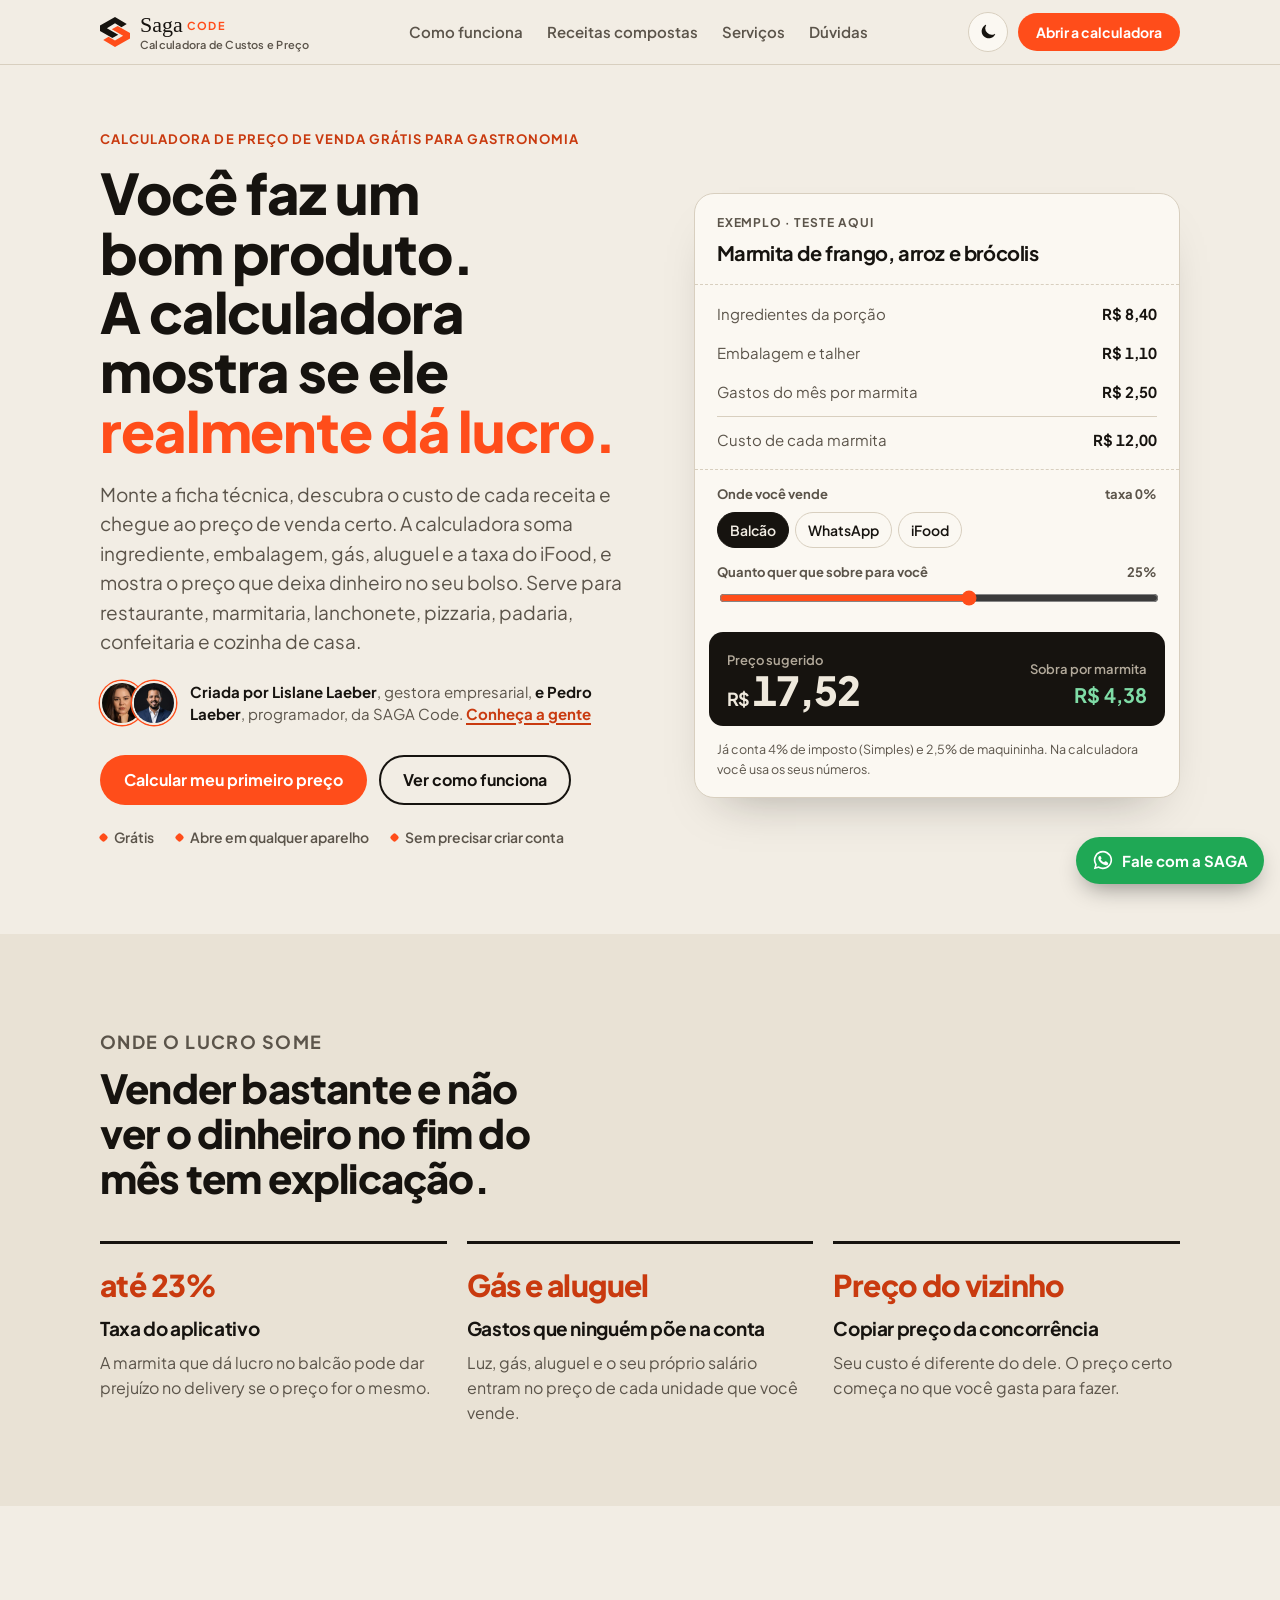
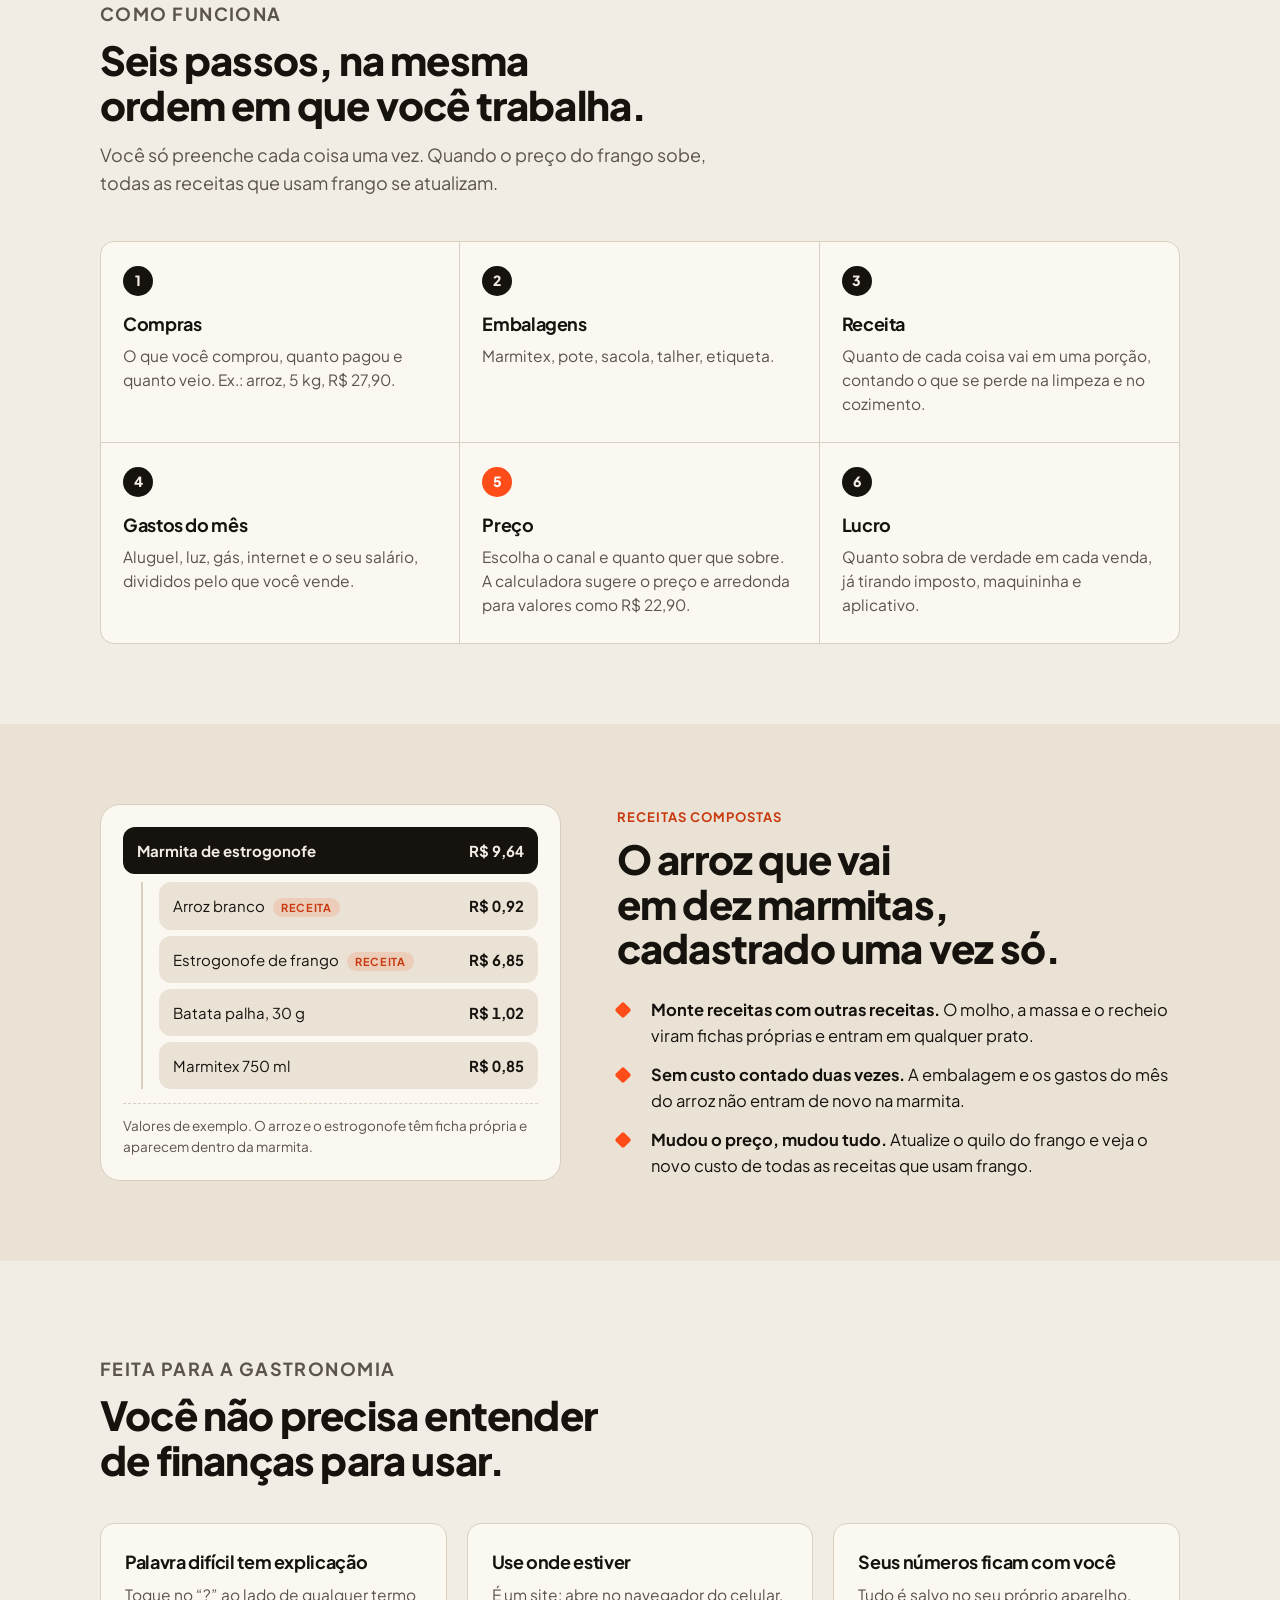
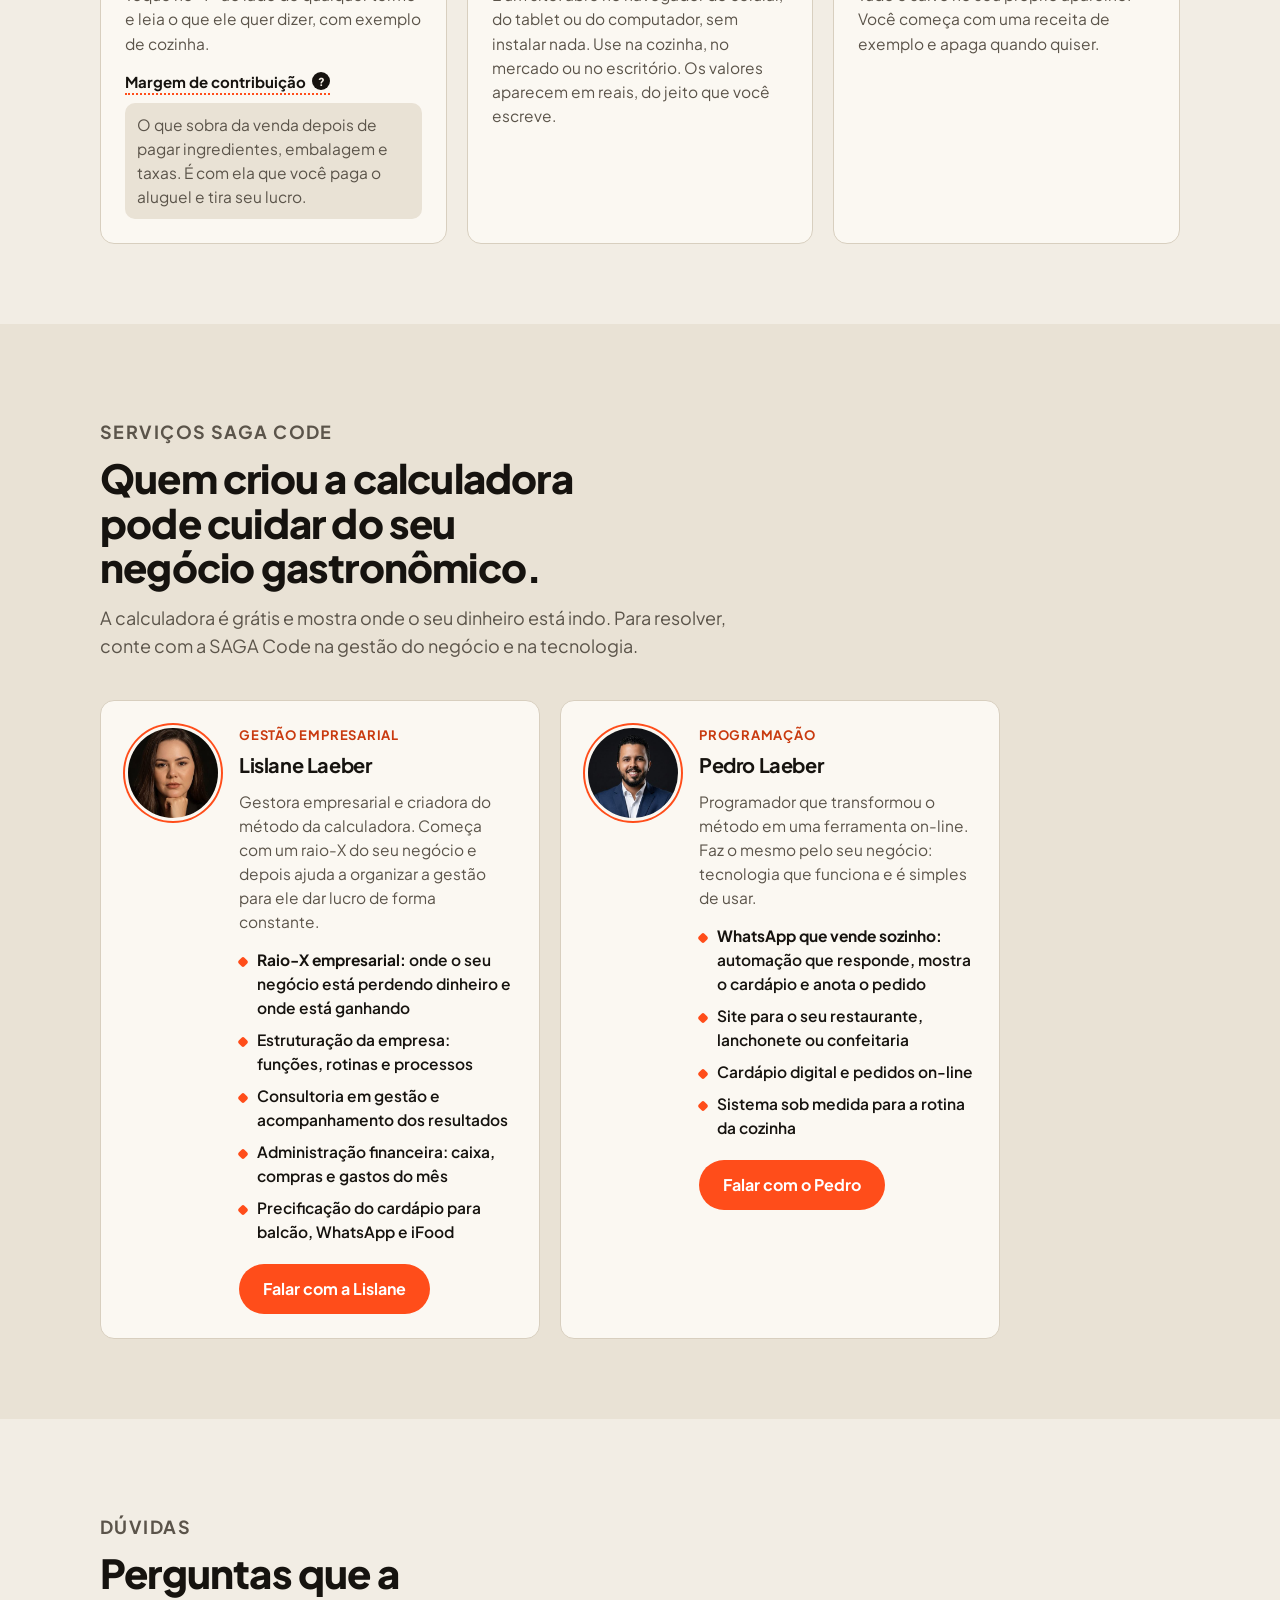
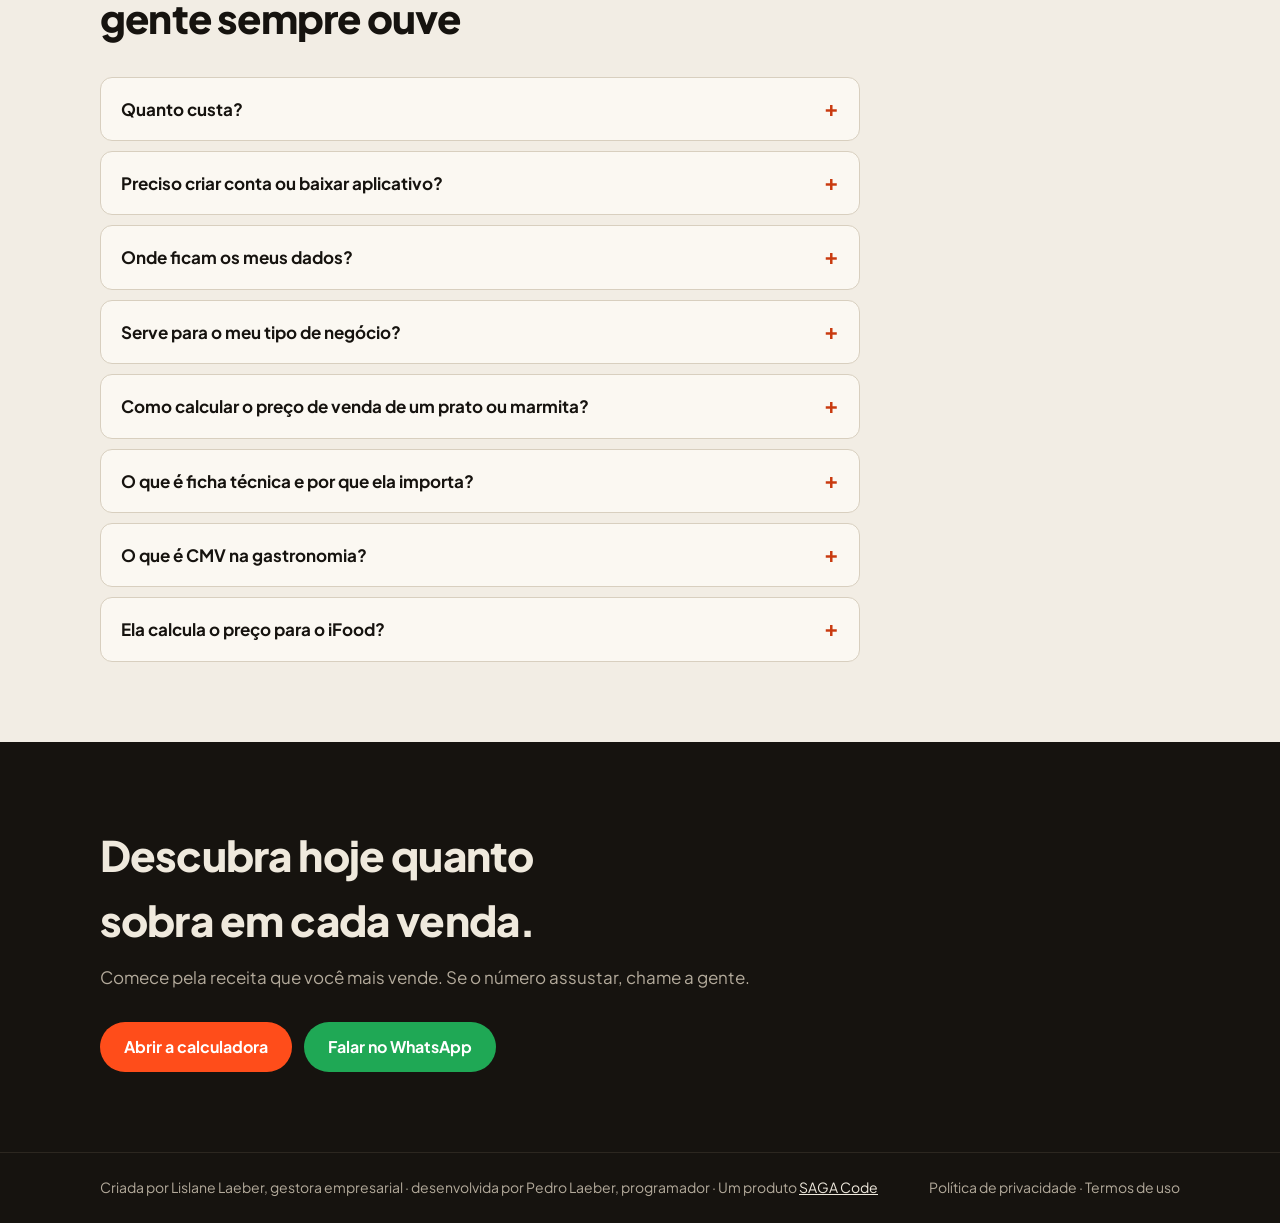
<file: index.html>
<!doctype html>
<html lang="pt-BR">
<head>
<meta charset="utf-8">
<meta name="viewport" content="width=device-width, initial-scale=1, viewport-fit=cover">
<title>Calculadora de Preço de Venda Grátis para Gastronomia | SAGA Code</title>
<meta name="description" content="Calculadora grátis de custo e preço de venda para restaurante, marmitaria, lanchonete, pizzaria, padaria e confeitaria. Ficha técnica, CMV, gastos do mês e taxa do iFood. Criada por Lislane Laeber e Pedro Laeber, da SAGA Code.">
<meta name="robots" content="index, follow, max-image-preview:large">
<link rel="canonical" href="https://calculadora.sagacode.com.br/">
<link rel="icon" type="image/svg+xml" href="data:image/svg+xml,%3Csvg viewBox='0 0 204 204' xmlns='http://www.w3.org/2000/svg'%3E%3Cpath d='M102 0 L182 47 L146 69 L102 43 L47 76 L124 120 L84 142 L0 95 L0 58 Z' fill='%2316130f'/%3E%3Cpath d='M120 62 L204 109 L204 146 L102 204 L22 157 L58 135 L102 160 L157 127 L80 84 Z' fill='%23ff4d1a'/%3E%3C/svg%3E">
<meta name="theme-color" content="#f2ede4">
<meta property="og:type" content="website">
<meta property="og:locale" content="pt_BR">
<meta property="og:site_name" content="SAGA Code">
<meta property="og:title" content="Calculadora grátis de preço de venda para gastronomia">
<meta property="og:description" content="Descubra o custo de cada receita e o preço que deixa lucro no balcão, no WhatsApp e no iFood.">
<meta property="og:url" content="https://calculadora.sagacode.com.br/">
<meta property="og:image" content="https://calculadora.sagacode.com.br/og-image.jpg">
<meta property="og:image:width" content="1200"><meta property="og:image:height" content="630">
<meta name="twitter:card" content="summary_large_image">
<link rel="alternate" type="text/plain" href="https://calculadora.sagacode.com.br/llms.txt" title="Resumo para assistentes de IA">
<script type="application/ld+json">{"@context": "https://schema.org", "@graph": [{"@type": "Organization", "@id": "https://sagacode.com.br/#org", "name": "SAGA Code", "url": "https://sagacode.com.br", "areaServed": "BR"}, {"@type": "Person", "@id": "https://calculadora.sagacode.com.br/#lislane", "name": "Lislane Laeber", "jobTitle": "Gestora empresarial", "worksFor": {"@id": "https://sagacode.com.br/#org"}, "image": "https://calculadora.sagacode.com.br/lislane.jpg", "knowsAbout": ["Gestão empresarial", "Precificação", "Gastronomia", "Administração financeira"]}, {"@type": "Person", "@id": "https://calculadora.sagacode.com.br/#pedro", "name": "Pedro Laeber", "jobTitle": "Programador", "worksFor": {"@id": "https://sagacode.com.br/#org"}, "image": "https://calculadora.sagacode.com.br/pedro.jpg", "knowsAbout": ["Desenvolvimento web", "Automação de WhatsApp", "Sistemas sob medida"]}, {"@type": "WebApplication", "@id": "https://calculadora.sagacode.com.br/#app", "name": "Calculadora de Custos e Preço SAGA", "url": "https://calculadora.sagacode.com.br/", "applicationCategory": "BusinessApplication", "operatingSystem": "Web (qualquer navegador)", "inLanguage": "pt-BR", "description": "Calculadora grátis de custo e preço de venda para restaurante, marmitaria, lanchonete, pizzaria, padaria e confeitaria. Ficha técnica, CMV, gastos do mês e taxa do iFood. Criada por Lislane Laeber e Pedro Laeber, da SAGA Code.", "isAccessibleForFree": true, "offers": {"@type": "Offer", "price": "0", "priceCurrency": "BRL"}, "creator": [{"@id": "https://calculadora.sagacode.com.br/#lislane"}, {"@id": "https://calculadora.sagacode.com.br/#pedro"}], "publisher": {"@id": "https://sagacode.com.br/#org"}, "audience": {"@type": "BusinessAudience", "name": "Negócios de gastronomia: restaurantes, marmitarias, lanchonetes, pizzarias, padarias, confeitarias, food trucks, buffets e produção caseira"}, "featureList": ["Ficha técnica com custo por porção", "Receitas compostas (receita dentro de receita)", "Rateio dos gastos do mês por unidade", "Preço de venda por canal: balcão, WhatsApp e iFood", "Lucro real por venda", "Glossário de termos"]}, {"@type": "WebPage", "@id": "https://calculadora.sagacode.com.br/", "url": "https://calculadora.sagacode.com.br/", "name": "Calculadora de Preço de Venda Grátis para Gastronomia | SAGA Code", "description": "Calculadora grátis de custo e preço de venda para restaurante, marmitaria, lanchonete, pizzaria, padaria e confeitaria. Ficha técnica, CMV, gastos do mês e taxa do iFood. Criada por Lislane Laeber e Pedro Laeber, da SAGA Code.", "inLanguage": "pt-BR", "about": {"@id": "https://calculadora.sagacode.com.br/#app"}, "primaryImageOfPage": "https://calculadora.sagacode.com.br/og-image.jpg"}, {"@type": "FAQPage", "mainEntity": [{"@type": "Question", "name": "Quanto custa?", "acceptedAnswer": {"@type": "Answer", "text": "A calculadora é gratuita, sem pegadinha. Se você quiser ajuda para organizar o negócio ou um site e sistema próprios, aí é um serviço da SAGA Code, com orçamento combinado com você."}}, {"@type": "Question", "name": "Preciso criar conta ou baixar aplicativo?", "acceptedAnswer": {"@type": "Answer", "text": "Não. Ela abre no navegador do celular ou do computador. Para ter um atalho na tela inicial, use “Adicionar à tela de início” no seu navegador."}}, {"@type": "Question", "name": "Onde ficam os meus dados?", "acceptedAnswer": {"@type": "Answer", "text": "No seu aparelho. Se você limpar os dados do navegador ou trocar de celular, os cadastros não vão junto."}}, {"@type": "Question", "name": "Serve para o meu tipo de negócio?", "acceptedAnswer": {"@type": "Answer", "text": "Serve para qualquer negócio de gastronomia: restaurante, marmitaria, lanchonete, pizzaria, padaria, confeitaria, hamburgueria, food truck, buffet, salgados, doces e produção caseira. Se você compra ingrediente, faz uma receita e vende, ela serve."}}, {"@type": "Question", "name": "Como calcular o preço de venda de um prato ou marmita?", "acceptedAnswer": {"@type": "Answer", "text": "Some o custo dos ingredientes da porção, a embalagem e a parte dos gastos do mês (aluguel, luz, gás, salários) que cabe a cada unidade. Depois divida esse custo por 1 menos a soma das taxas e da margem que você quer. Exemplo: custo de R$ 12,00, com 6,5% de imposto e maquininha e 25% de margem, dá 12 ÷ 0,685 = R$ 17,52. A calculadora faz essa conta sozinha para cada receita."}}, {"@type": "Question", "name": "O que é ficha técnica e por que ela importa?", "acceptedAnswer": {"@type": "Answer", "text": "Ficha técnica é a receita com a quantidade e o custo de cada ingrediente por porção, contando o que se perde na limpeza e no cozimento. Sem ela, o preço vira chute. Na calculadora, cada receita vira uma ficha técnica que se atualiza quando o preço de um ingrediente muda."}}, {"@type": "Question", "name": "O que é CMV na gastronomia?", "acceptedAnswer": {"@type": "Answer", "text": "CMV é o custo da mercadoria vendida: quanto você gastou de ingredientes para fazer o que vendeu. A calculadora mostra esse custo em cada receita, separado da embalagem, dos gastos do mês e das taxas."}}, {"@type": "Question", "name": "Ela calcula o preço para o iFood?", "acceptedAnswer": {"@type": "Answer", "text": "Sim. Você informa a comissão do aplicativo e a calculadora mostra um preço para o balcão e outro para o delivery, cada um com o lucro que sobra."}}]}, {"@type": "Service", "name": "Raio-X empresarial", "provider": {"@id": "https://calculadora.sagacode.com.br/#lislane"}, "areaServed": "BR", "audience": {"@type": "BusinessAudience", "name": "Negócios de gastronomia"}, "description": "Mostra onde o negócio gastronômico está perdendo e onde está ganhando dinheiro."}, {"@type": "Service", "name": "Estruturação empresarial", "provider": {"@id": "https://calculadora.sagacode.com.br/#lislane"}, "areaServed": "BR", "audience": {"@type": "BusinessAudience", "name": "Negócios de gastronomia"}, "description": "Funções, rotinas e processos."}, {"@type": "Service", "name": "Consultoria em gestão", "provider": {"@id": "https://calculadora.sagacode.com.br/#lislane"}, "areaServed": "BR", "audience": {"@type": "BusinessAudience", "name": "Negócios de gastronomia"}, "description": "Acompanhamento dos resultados."}, {"@type": "Service", "name": "Administração financeira", "provider": {"@id": "https://calculadora.sagacode.com.br/#lislane"}, "areaServed": "BR", "audience": {"@type": "BusinessAudience", "name": "Negócios de gastronomia"}, "description": "Caixa, compras e gastos do mês."}, {"@type": "Service", "name": "Precificação de cardápio", "provider": {"@id": "https://calculadora.sagacode.com.br/#lislane"}, "areaServed": "BR", "audience": {"@type": "BusinessAudience", "name": "Negócios de gastronomia"}, "description": "Preço por canal: balcão, WhatsApp e iFood."}, {"@type": "Service", "name": "WhatsApp que vende sozinho", "provider": {"@id": "https://calculadora.sagacode.com.br/#pedro"}, "areaServed": "BR", "audience": {"@type": "BusinessAudience", "name": "Negócios de gastronomia"}, "description": "Automação que responde, mostra o cardápio e anota o pedido."}, {"@type": "Service", "name": "Site para negócio gastronômico", "provider": {"@id": "https://calculadora.sagacode.com.br/#pedro"}, "areaServed": "BR", "audience": {"@type": "BusinessAudience", "name": "Negócios de gastronomia"}, "description": "Site para restaurante, lanchonete ou confeitaria."}, {"@type": "Service", "name": "Cardápio digital e pedidos on-line", "provider": {"@id": "https://calculadora.sagacode.com.br/#pedro"}, "areaServed": "BR", "audience": {"@type": "BusinessAudience", "name": "Negócios de gastronomia"}}, {"@type": "Service", "name": "Sistema sob medida", "provider": {"@id": "https://calculadora.sagacode.com.br/#pedro"}, "areaServed": "BR", "audience": {"@type": "BusinessAudience", "name": "Negócios de gastronomia"}, "description": "Para a rotina da cozinha."}]}</script>
<style>:root{padding-top:env(safe-area-inset-top,0px);padding-bottom:env(safe-area-inset-bottom,0px)} body{margin:0} img{max-width:100%} [hidden]{display:none!important}</style>
<script>try{var t=localStorage.getItem("saga-tema");if(t==="escuro")document.documentElement.setAttribute("data-theme","dark");else if(t==="claro")document.documentElement.setAttribute("data-theme","light");}catch(e){}</script>
<link rel="preconnect" href="https://fonts.googleapis.com">
<link rel="preconnect" href="https://fonts.gstatic.com" crossorigin>
<link rel="stylesheet" href="https://fonts.googleapis.com/css2?family=Plus+Jakarta+Sans:wght@400;500;600;700;800&display=swap">
<style>
/* Layout: página de produto em faixas; a ficha de cálculo (simulador) é o herói, o resto é texto curto e uma árvore de receita composta. */
:root{
  --paper:#f2ede4; --paper-2:#e9e2d5; --card:#fbf8f2; --ink:#16130f; --ink-2:#5b544a; --line:#d8cfbf;
  --orange:#ff4d1a; --orange-ink:#c93a0f; --on-orange:#ffffff; --good:#1f7a4a; --band:#16130f; --on-band:#efe9dd; --on-band-2:#b3aa9b;
  --sans:'Plus Jakarta Sans', system-ui, -apple-system, 'Segoe UI', sans-serif;
  --serif:Georgia, 'Times New Roman', serif;
  --r:14px;
}
@media (prefers-color-scheme: dark){:root:not([data-theme="light"]){
  --paper:#16130f; --paper-2:#1f1b16; --card:#221e18; --ink:#efe9dd; --ink-2:#b3aa9b; --line:#3a332a;
  --orange:#ff5a2a; --orange-ink:#ff7a52; --on-orange:#16130f; --good:#5cc98d; --band:#0e0c09; --on-band:#efe9dd; --on-band-2:#9d9486; color-scheme:dark}}
:root[data-theme="dark"]{
  --paper:#16130f; --paper-2:#1f1b16; --card:#221e18; --ink:#efe9dd; --ink-2:#b3aa9b; --line:#3a332a;
  --orange:#ff5a2a; --orange-ink:#ff7a52; --on-orange:#16130f; --good:#5cc98d; --band:#0e0c09; --on-band:#efe9dd; --on-band-2:#9d9486; color-scheme:dark}

*{box-sizing:border-box}
body{background:var(--paper);color:var(--ink);font-family:var(--sans);font-size:17px;line-height:1.55;-webkit-font-smoothing:antialiased}
.wrap{max-width:1120px;margin:0 auto;padding-left:max(20px, env(safe-area-inset-left, 0px));padding-right:max(20px, env(safe-area-inset-right, 0px))}
h1,h2,h3{text-wrap:balance;margin:0;letter-spacing:-.02em}
p{margin:0}
a{color:inherit}
.num{font-variant-numeric:tabular-nums}
:focus-visible{outline:3px solid var(--orange);outline-offset:2px;border-radius:6px}

/* header */
body::before{content:"";position:fixed;inset:0 0 auto;height:env(safe-area-inset-top,0px);z-index:10;background:var(--paper)}
header{position:sticky;top:env(safe-area-inset-top,0px);z-index:5;background:color-mix(in srgb,var(--paper) 92%,transparent);backdrop-filter:blur(8px);border-bottom:1px solid var(--line)}
.bar{display:flex;align-items:center;justify-content:space-between;gap:16px;padding-block:12px}
.brand{display:flex;align-items:center;gap:10px;text-decoration:none}
.brand svg{width:30px;height:30px;flex:none}
.word{display:flex;flex-direction:column;line-height:1}
.word b{font-family:var(--serif);font-weight:400;font-size:22px}
.word b span{font-family:var(--sans);font-weight:700;font-size:11px;letter-spacing:.12em;color:var(--orange);margin-left:4px;vertical-align:2px}
.word small{font-size:11px;color:var(--ink-2);font-weight:600;letter-spacing:.02em;margin-top:3px}
nav{display:flex;gap:24px;font-size:15px;font-weight:600}
nav a{text-decoration:none;color:var(--ink-2)}
nav a:hover{color:var(--ink)}
.btn{display:inline-flex;align-items:center;justify-content:center;gap:8px;font:700 16px/1 var(--sans);padding:15px 22px;border-radius:999px;text-decoration:none;border:2px solid transparent;cursor:pointer;white-space:nowrap}
.btn-primary{background:var(--orange);color:var(--on-orange)}
.btn-primary:hover{filter:brightness(1.06)}
.btn-ghost{border-color:var(--ink);color:var(--ink);background:transparent}
.btn-sm{padding:10px 16px;font-size:14px}
@media (max-width:820px){nav{display:none}}
.bar-right{display:flex;align-items:center;gap:10px}
.theme-btn{width:40px;height:40px;border-radius:50%;border:1.5px solid var(--line);background:var(--card);color:var(--ink);display:grid;place-items:center;cursor:pointer;flex:none}
.theme-btn:hover{border-color:var(--ink)}
.theme-btn svg{width:18px;height:18px}
.theme-btn .i-sun{display:none}
:root[data-theme="dark"] .theme-btn .i-sun{display:block}
:root[data-theme="dark"] .theme-btn .i-moon{display:none}
@media (prefers-color-scheme: dark){:root:not([data-theme="light"]) .theme-btn .i-sun{display:block}:root:not([data-theme="light"]) .theme-btn .i-moon{display:none}}
@media (max-width:420px){.word small{display:none}.bar .btn-sm{padding:10px 13px;font-size:13.5px}}

/* hero */
.hero{display:grid;grid-template-columns:1.05fr .95fr;gap:56px;align-items:center;padding-block:64px 72px}
.eyebrow{font-size:13px;font-weight:700;letter-spacing:.08em;text-transform:uppercase;color:var(--orange-ink)}
.hero h1{font-size:clamp(34px,5vw,56px);line-height:1.06;font-weight:800;margin-top:14px}
.hero h1 em{font-style:normal;color:var(--orange)}
.lead{font-size:19px;color:var(--ink-2);margin-top:20px;max-width:34em}
.ctas{display:flex;flex-wrap:wrap;gap:12px;margin-top:30px}
.facts{display:flex;flex-wrap:wrap;gap:8px 22px;margin-top:22px;padding:0;list-style:none;font-size:14px;font-weight:600;color:var(--ink-2)}
.facts li{display:flex;align-items:center;gap:7px}
.facts li::before{content:"";width:7px;height:7px;border-radius:2px;background:var(--orange);transform:rotate(45deg)}
@media (max-width:900px){.hero{grid-template-columns:1fr;gap:40px;padding-block:40px 56px}}

.byline{display:flex;align-items:center;gap:14px;margin-top:24px;text-decoration:none;color:var(--ink-2);font-size:15px;line-height:1.45;max-width:34em}
.faces{display:flex;flex:none}
.faces img{width:44px;height:44px;border-radius:50%;object-fit:cover;border:2px solid var(--paper);box-shadow:0 0 0 1.5px var(--orange)}
.faces img+img{margin-left:-12px}
.bytext b{color:var(--ink);font-weight:700}
.bytext u{color:var(--orange-ink);font-weight:700;text-decoration-thickness:2px;text-underline-offset:3px;white-space:nowrap}
.byline:hover .bytext u{color:var(--orange)}

/* ficha (simulador) */
.ficha{background:var(--card);border:1px solid var(--line);border-radius:20px;box-shadow:0 24px 48px -28px rgba(22,19,15,.35);overflow:hidden;min-width:0}
.ficha-top{padding:20px 22px 16px;border-bottom:1px dashed var(--line)}
.ficha-top .tag{font-size:12px;font-weight:700;letter-spacing:.08em;text-transform:uppercase;color:var(--ink-2)}
.ficha-top h2{font-size:20px;margin-top:4px}
.rows{padding:10px 22px;display:grid;gap:2px}
.row{display:flex;justify-content:space-between;align-items:baseline;gap:12px;padding:7px 0;font-size:15px}
.row span:first-child{color:var(--ink-2)}
.row b{font-weight:700}
.row.total{border-top:1px solid var(--line);margin-top:4px;padding-top:11px}
.ctrl{padding:14px 22px 6px;display:grid;gap:14px;border-top:1px dashed var(--line)}
.ctrl label,.ctrl .lbl{font-size:13px;font-weight:700;color:var(--ink-2);display:flex;justify-content:space-between}
.chips{display:flex;gap:6px;flex-wrap:wrap;margin-top:8px}
.chip{font:600 14px var(--sans);padding:8px 12px;border-radius:999px;border:1.5px solid var(--line);background:transparent;color:var(--ink);cursor:pointer}
.chip[aria-pressed="true"]{background:var(--ink);color:var(--paper);border-color:var(--ink)}
input[type=range]{width:100%;accent-color:var(--orange);margin-top:8px}
.price{margin:14px 14px 14px;background:var(--band);color:var(--on-band);border-radius:14px;padding:18px 18px 16px;display:grid;grid-template-columns:1fr auto;gap:4px 16px;align-items:end}
.price .k{font-size:13px;font-weight:600;color:var(--on-band-2)}
.price .v{font-size:40px;font-weight:800;letter-spacing:-.02em;line-height:1}
.price .v small{font-size:18px;font-weight:700;margin-right:4px}
.price .side{text-align:right}
.price .side b{display:block;font-size:20px;color:#7fdca6}
.note{font-size:12.5px;color:var(--ink-2);padding:0 22px 18px}

/* faixas */
section{padding-block:80px}
.sec-head{max-width:640px}
.sec-head h2{font-size:clamp(28px,3.6vw,40px);line-height:1.12;font-weight:800;margin-top:10px}
.sec-head p{color:var(--ink-2);margin-top:14px;font-size:18px}
.alt{background:var(--paper-2)}

.leaks{display:grid;grid-template-columns:repeat(3,1fr);gap:20px;margin-top:40px}
.leak{border-top:3px solid var(--ink);padding-top:18px}
.leak .fig{font-size:30px;font-weight:800;color:var(--orange-ink);letter-spacing:-.02em}
.leak h3{font-size:19px;margin-top:6px}
.leak p{color:var(--ink-2);margin-top:8px;font-size:16px}
@media (max-width:820px){.leaks{grid-template-columns:1fr}}

.steps{list-style:none;padding:0;margin:44px 0 0;display:grid;grid-template-columns:repeat(3,1fr);gap:0;counter-reset:s;border:1px solid var(--line);border-radius:var(--r);overflow:hidden;background:var(--card)}
.steps li{counter-increment:s;padding:24px 22px 26px;border-right:1px solid var(--line);border-bottom:1px solid var(--line)}
.steps li:nth-child(3n){border-right:0}
.steps li:nth-child(n+4){border-bottom:0}
.steps li::before{content:counter(s);display:inline-grid;place-items:center;width:30px;height:30px;border-radius:50%;background:var(--ink);color:var(--paper);font-weight:800;font-size:14px}
.steps li:nth-child(5)::before{background:var(--orange);color:var(--on-orange)}
.steps h3{font-size:18px;margin-top:14px}
.steps p{color:var(--ink-2);font-size:15.5px;margin-top:6px}
@media (max-width:820px){.steps{grid-template-columns:1fr}.steps li{border-right:0!important;border-bottom:1px solid var(--line)!important}.steps li:last-child{border-bottom:0!important}}

/* receita composta */
.combo{display:grid;grid-template-columns:.9fr 1.1fr;gap:56px;align-items:center}
.tree{background:var(--card);border:1px solid var(--line);border-radius:20px;padding:22px;min-width:0}
.node{display:flex;justify-content:space-between;gap:12px;align-items:center;padding:12px 14px;border-radius:12px;font-size:15px}
.node.root{background:var(--ink);color:var(--paper);font-weight:700}
.kids{margin:8px 0 0 18px;padding-left:16px;border-left:2px solid var(--line);display:grid;gap:6px}
.node.kid{background:var(--paper-2)}
.node .pill{font-size:11px;font-weight:700;letter-spacing:.06em;text-transform:uppercase;color:var(--orange-ink);background:color-mix(in srgb,var(--orange) 14%,transparent);padding:3px 8px;border-radius:999px;margin-left:8px}
.node .r{font-weight:700;white-space:nowrap}
.tree-foot{margin-top:14px;font-size:13.5px;color:var(--ink-2);border-top:1px dashed var(--line);padding-top:12px}
.checks{list-style:none;padding:0;margin:26px 0 0;display:grid;gap:14px}
.checks li{display:grid;grid-template-columns:22px 1fr;gap:12px;font-size:16.5px}
.checks li::before{content:"";width:12px;height:12px;margin-top:7px;background:var(--orange);transform:rotate(45deg);border-radius:2px}
.checks b{font-weight:700}
@media (max-width:900px){.combo{grid-template-columns:1fr;gap:36px}}

/* simples */
.simple{display:grid;grid-template-columns:repeat(3,1fr);gap:20px;margin-top:40px}
.card{background:var(--card);border:1px solid var(--line);border-radius:var(--r);padding:24px}
.card h3{font-size:18px}
.card p{color:var(--ink-2);font-size:15.5px;margin-top:8px}
.term{display:inline-flex;align-items:center;gap:6px;font-weight:700;border-bottom:2px dotted var(--orange);margin-top:14px;font-size:15px}
.term i{font-style:normal;display:inline-grid;place-items:center;width:18px;height:18px;border-radius:50%;background:var(--ink);color:var(--paper);font-size:11px;font-weight:800}
.bubble{margin-top:10px;font-size:14px;background:var(--paper-2);padding:10px 12px;border-radius:10px;color:var(--ink)}
@media (max-width:900px){.simple{grid-template-columns:1fr}}

/* quem fez */
.team{display:grid;grid-template-columns:1fr 1fr;gap:20px;margin-top:40px;max-width:900px}
.person{display:grid;grid-template-columns:64px 1fr;gap:18px;align-items:start;background:var(--card);border:1px solid var(--line);border-radius:var(--r);padding:24px}
.avatar{width:64px;height:64px;border-radius:50%;display:grid;place-items:center;font-weight:800;font-size:22px;background:var(--ink);color:var(--paper)}
.person:first-child .avatar{background:var(--orange);color:var(--on-orange)}
.person h3{font-size:20px}
.person .role{font-size:13px;font-weight:700;letter-spacing:.06em;text-transform:uppercase;color:var(--orange-ink);margin-top:2px}
.person p{color:var(--ink-2);font-size:15.5px;margin-top:10px}
@media (max-width:820px){.team{grid-template-columns:1fr}}

.sell{background:var(--paper-2)}
.person{grid-template-columns:96px 1fr}
img.avatar{width:96px;height:96px;object-fit:cover;border:3px solid var(--card);box-shadow:0 0 0 2px var(--orange)}
.pbody{display:flex;flex-direction:column;align-items:flex-start;min-width:0}
.person .role{margin-top:0}
.person h3{margin-top:4px}
.offer{list-style:none;padding:0;margin:14px 0 20px;display:grid;gap:8px;font-size:15.5px;font-weight:600}
.offer li{display:flex;gap:10px;align-items:baseline}
.offer li::before{content:"";flex:none;width:8px;height:8px;background:var(--orange);transform:rotate(45deg);border-radius:2px}
.pbody .btn{margin-top:auto}
.person{height:100%}
.final-ctas{display:flex;flex-wrap:wrap;gap:12px}
.btn-wa{background:#1fa855;color:#fff}
.btn-wa:hover{filter:brightness(1.06)}
.wa-float{position:fixed;z-index:6;right:calc(16px + env(safe-area-inset-right,0px));bottom:calc(16px + env(safe-area-inset-bottom,0px));display:flex;align-items:center;gap:8px;background:#1fa855;color:#fff;text-decoration:none;font-weight:700;font-size:15px;padding:12px 16px;border-radius:999px;box-shadow:0 10px 24px -8px rgba(0,0,0,.45)}
.wa-float svg{width:22px;height:22px}
@media (max-width:520px){.person{grid-template-columns:1fr}.wa-float span{display:none}.wa-float{padding:14px}footer .inner{padding-bottom:84px}}

/* faq */
.faq{max-width:760px;margin-top:36px;display:grid;gap:10px}
details{background:var(--card);border:1px solid var(--line);border-radius:12px;padding:0 20px}
summary{cursor:pointer;font-weight:700;padding:18px 0;list-style:none;display:flex;justify-content:space-between;gap:16px}
summary::-webkit-details-marker{display:none}
summary::after{content:"+";font-size:22px;line-height:1;color:var(--orange-ink)}
details[open] summary::after{content:"–"}
details p{color:var(--ink-2);padding-bottom:18px;font-size:16px}

/* cta final */
.final{background:var(--band);color:var(--on-band)}
.final .inner{display:flex;justify-content:space-between;align-items:center;gap:32px;flex-wrap:wrap}
.final h2{font-size:clamp(28px,3.6vw,42px);font-weight:800;max-width:18em}
.final p{color:var(--on-band-2);margin-top:12px}
.final .btn-primary{color:#fff;background:#ff4d1a}
footer{background:var(--band);color:var(--on-band-2);font-size:14px;border-top:1px solid #2c2720}
footer .inner{display:flex;justify-content:space-between;gap:16px 32px;flex-wrap:wrap;padding-block:24px}
footer a{color:var(--on-band)}
@media (prefers-reduced-motion:no-preference){.price .v{transition:color .2s}}
</style>
</head>
<body>
<header>
  <div class="wrap bar">
    <a class="brand" href="#topo" aria-label="Calculadora SAGA, início">
      <svg viewBox="0 0 204 204" aria-hidden="true"><path d="M102 0 L182 47 L146 69 L102 43 L47 76 L124 120 L84 142 L0 95 L0 58 Z" fill="currentColor"/><path d="M120 62 L204 109 L204 146 L102 204 L22 157 L58 135 L102 160 L157 127 L80 84 Z" fill="#ff4d1a"/></svg>
      <span class="word"><b>Saga<span>CODE</span></b><small>Calculadora de Custos e Preço</small></span>
    </a>
    <nav aria-label="Seções">
      <a href="#como-funciona">Como funciona</a>
      <a href="#receitas">Receitas compostas</a>
      <a href="#servicos">Serviços</a>
      <a href="#duvidas">Dúvidas</a>
    </nav>
    <div class="bar-right">
      <button class="theme-btn" id="tema-btn" type="button" aria-label="Usar tema escuro" title="Usar tema escuro">
        <svg class="i-moon" viewBox="0 0 24 24" aria-hidden="true"><path fill="currentColor" d="M21 14.5A8.5 8.5 0 0 1 9.5 3a.5.5 0 0 0-.6-.6A9.5 9.5 0 1 0 21.6 15.1a.5.5 0 0 0-.6-.6Z"/></svg>
        <svg class="i-sun" viewBox="0 0 24 24" aria-hidden="true"><circle cx="12" cy="12" r="4.5" fill="currentColor"/><g stroke="currentColor" stroke-width="2" stroke-linecap="round"><path d="M12 2v2.5M12 19.5V22M2 12h2.5M19.5 12H22M4.9 4.9l1.8 1.8M17.3 17.3l1.8 1.8M4.9 19.1l1.8-1.8M17.3 6.7l1.8-1.8"/></g></svg>
      </button>
      <a class="btn btn-primary btn-sm" href="/app/" data-app-link>Abrir a calculadora</a>
    </div>
  </div>
</header>

<main id="topo">
  <div class="wrap hero">
    <div>
      <p class="eyebrow">Calculadora de preço de venda grátis para gastronomia</p>
      <h1>Você faz um bom produto. A calculadora mostra se ele <em>realmente dá lucro.</em></h1>
      <p class="lead">Monte a ficha técnica, descubra o custo de cada receita e chegue ao preço de venda certo. A calculadora soma ingrediente, embalagem, gás, aluguel e a taxa do iFood, e mostra o preço que deixa dinheiro no seu bolso. Serve para restaurante, marmitaria, lanchonete, pizzaria, padaria, confeitaria e cozinha de casa.</p>
      <a class="byline" href="#servicos">
        <span class="faces"><img src="lislane.jpg" alt="Lislane Laeber" width="44" height="44"><img src="pedro.jpg" alt="Pedro Laeber" width="44" height="44"></span>
        <span class="bytext"><b>Criada por Lislane Laeber</b>, gestora empresarial, <b>e Pedro Laeber</b>, programador, da SAGA Code. <u>Conheça a gente</u></span>
      </a>
      <div class="ctas">
        <a class="btn btn-primary" href="/app/" data-app-link>Calcular meu primeiro preço</a>
        <a class="btn btn-ghost" href="#como-funciona">Ver como funciona</a>
      </div>
      <ul class="facts">
        <li>Grátis</li><li>Abre em qualquer aparelho</li><li>Sem precisar criar conta</li>
      </ul>
    </div>

    <div class="ficha" aria-label="Exemplo de cálculo de preço">
      <div class="ficha-top">
        <p class="tag">Exemplo · teste aqui</p>
        <h2>Marmita de frango, arroz e brócolis</h2>
      </div>
      <div class="rows num">
        <div class="row"><span>Ingredientes da porção</span><b>R$ 8,40</b></div>
        <div class="row"><span>Embalagem e talher</span><b>R$ 1,10</b></div>
        <div class="row"><span>Gastos do mês por marmita</span><b>R$ 2,50</b></div>
        <div class="row total"><span>Custo de cada marmita</span><b>R$ 12,00</b></div>
      </div>
      <div class="ctrl">
        <div>
          <span class="lbl" id="canal-lbl">Onde você vende <span id="taxa-txt" class="num">taxa 0%</span></span>
          <div class="chips" role="group" aria-labelledby="canal-lbl">
            <button class="chip" type="button" data-fee="0" aria-pressed="true">Balcão</button>
            <button class="chip" type="button" data-fee="4" aria-pressed="false">WhatsApp</button>
            <button class="chip" type="button" data-fee="20" aria-pressed="false">iFood</button>
          </div>
        </div>
        <div>
          <label for="margem">Quanto quer que sobre para você <span id="margem-txt" class="num">25%</span></label>
          <input id="margem" type="range" min="5" max="40" step="1" value="25">
        </div>
      </div>
      <div class="price num" aria-live="polite">
        <div><div class="k">Preço sugerido</div><div class="v"><small>R$</small><span id="preco">17,52</span></div></div>
        <div class="side"><div class="k">Sobra por marmita</div><b id="lucro">R$ 4,38</b></div>
      </div>
      <p class="note">Já conta 4% de imposto (Simples) e 2,5% de maquininha. Na calculadora você usa os seus números.</p>
    </div>
  </div>

  <section class="alt">
    <div class="wrap">
      <div class="sec-head">
        <p class="eyebrow">Onde o lucro some</p>
        <h2>Vender bastante e não ver o dinheiro no fim do mês tem explicação.</h2>
      </div>
      <div class="leaks">
        <div class="leak"><div class="fig num">até 23%</div><h3>Taxa do aplicativo</h3><p>A marmita que dá lucro no balcão pode dar prejuízo no delivery se o preço for o mesmo.</p></div>
        <div class="leak"><div class="fig">Gás e aluguel</div><h3>Gastos que ninguém põe na conta</h3><p>Luz, gás, aluguel e o seu próprio salário entram no preço de cada unidade que você vende.</p></div>
        <div class="leak"><div class="fig">Preço do vizinho</div><h3>Copiar preço da concorrência</h3><p>Seu custo é diferente do dele. O preço certo começa no que você gasta para fazer.</p></div>
      </div>
    </div>
  </section>

  <section id="como-funciona">
    <div class="wrap">
      <div class="sec-head">
        <p class="eyebrow">Como funciona</p>
        <h2>Seis passos, na mesma ordem em que você trabalha.</h2>
        <p>Você só preenche cada coisa uma vez. Quando o preço do frango sobe, todas as receitas que usam frango se atualizam.</p>
      </div>
      <ol class="steps">
        <li><h3>Compras</h3><p>O que você comprou, quanto pagou e quanto veio. Ex.: arroz, 5 kg, R$ 27,90.</p></li>
        <li><h3>Embalagens</h3><p>Marmitex, pote, sacola, talher, etiqueta.</p></li>
        <li><h3>Receita</h3><p>Quanto de cada coisa vai em uma porção, contando o que se perde na limpeza e no cozimento.</p></li>
        <li><h3>Gastos do mês</h3><p>Aluguel, luz, gás, internet e o seu salário, divididos pelo que você vende.</p></li>
        <li><h3>Preço</h3><p>Escolha o canal e quanto quer que sobre. A calculadora sugere o preço e arredonda para valores como R$ 22,90.</p></li>
        <li><h3>Lucro</h3><p>Quanto sobra de verdade em cada venda, já tirando imposto, maquininha e aplicativo.</p></li>
      </ol>
    </div>
  </section>

  <section id="receitas" class="alt">
    <div class="wrap combo">
      <div class="tree" aria-label="Exemplo de receita composta">
        <div class="node root"><span>Marmita de estrogonofe</span><span class="r num">R$ 9,64</span></div>
        <div class="kids">
          <div class="node kid"><span>Arroz branco<span class="pill">receita</span></span><span class="r num">R$ 0,92</span></div>
          <div class="node kid"><span>Estrogonofe de frango<span class="pill">receita</span></span><span class="r num">R$ 6,85</span></div>
          <div class="node kid"><span>Batata palha, 30 g</span><span class="r num">R$ 1,02</span></div>
          <div class="node kid"><span>Marmitex 750 ml</span><span class="r num">R$ 0,85</span></div>
        </div>
        <p class="tree-foot">Valores de exemplo. O arroz e o estrogonofe têm ficha própria e aparecem dentro da marmita.</p>
      </div>
      <div>
        <p class="eyebrow">Receitas compostas</p>
        <div class="sec-head"><h2>O arroz que vai em dez marmitas, cadastrado uma vez só.</h2></div>
        <ul class="checks">
          <li><span><b>Monte receitas com outras receitas.</b> O molho, a massa e o recheio viram fichas próprias e entram em qualquer prato.</span></li>
          <li><span><b>Sem custo contado duas vezes.</b> A embalagem e os gastos do mês do arroz não entram de novo na marmita.</span></li>
          <li><span><b>Mudou o preço, mudou tudo.</b> Atualize o quilo do frango e veja o novo custo de todas as receitas que usam frango.</span></li>
        </ul>
      </div>
    </div>
  </section>

  <section>
    <div class="wrap">
      <div class="sec-head">
        <p class="eyebrow">Feita para a gastronomia</p>
        <h2>Você não precisa entender de finanças para usar.</h2>
      </div>
      <div class="simple">
        <div class="card">
          <h3>Palavra difícil tem explicação</h3>
          <p>Toque no “?” ao lado de qualquer termo e leia o que ele quer dizer, com exemplo de cozinha.</p>
          <span class="term">Margem de contribuição <i>?</i></span>
          <p class="bubble">O que sobra da venda depois de pagar ingredientes, embalagem e taxas. É com ela que você paga o aluguel e tira seu lucro.</p>
        </div>
        <div class="card">
          <h3>Use onde estiver</h3>
          <p>É um site: abre no navegador do celular, do tablet ou do computador, sem instalar nada. Use na cozinha, no mercado ou no escritório. Os valores aparecem em reais, do jeito que você escreve.</p>
        </div>
        <div class="card">
          <h3>Seus números ficam com você</h3>
          <p>Tudo é salvo no seu próprio aparelho. Você começa com uma receita de exemplo e apaga quando quiser.</p>
        </div>
      </div>
    </div>
  </section>

  <section id="servicos" class="sell">
    <div class="wrap">
      <div class="sec-head">
        <p class="eyebrow">Serviços SAGA Code</p>
        <h2>Quem criou a calculadora pode cuidar do seu negócio gastronômico.</h2>
        <p>A calculadora é grátis e mostra onde o seu dinheiro está indo. Para resolver, conte com a SAGA Code na gestão do negócio e na tecnologia.</p>
      </div>
      <div class="team">
        <article class="person">
          <img class="avatar" src="lislane.jpg" alt="Lislane Laeber" width="96" height="96">
          <div class="pbody">
            <p class="role">Gestão empresarial</p>
            <h3>Lislane Laeber</h3>
            <p>Gestora empresarial e criadora do método da calculadora. Começa com um raio-X do seu negócio e depois ajuda a organizar a gestão para ele dar lucro de forma constante.</p>
            <ul class="offer">
              <li><span><b>Raio-X empresarial:</b> onde o seu negócio está perdendo dinheiro e onde está ganhando</span></li>
              <li>Estruturação da empresa: funções, rotinas e processos</li>
              <li>Consultoria em gestão e acompanhamento dos resultados</li>
              <li>Administração financeira: caixa, compras e gastos do mês</li>
              <li>Precificação do cardápio para balcão, WhatsApp e iFood</li>
            </ul>
            <a class="btn btn-primary" href="#" data-wa="Olá! Vi a calculadora e quero fazer o raio-X empresarial com a Lislane.">Falar com a Lislane</a>
          </div>
        </article>
        <article class="person">
          <img class="avatar" src="pedro.jpg" alt="Pedro Laeber" width="96" height="96">
          <div class="pbody">
            <p class="role">Programação</p>
            <h3>Pedro Laeber</h3>
            <p>Programador que transformou o método em uma ferramenta on-line. Faz o mesmo pelo seu negócio: tecnologia que funciona e é simples de usar.</p>
            <ul class="offer">
              <li><span><b>WhatsApp que vende sozinho:</b> automação que responde, mostra o cardápio e anota o pedido</span></li>
              <li>Site para o seu restaurante, lanchonete ou confeitaria</li>
              <li>Cardápio digital e pedidos on-line</li>
              <li>Sistema sob medida para a rotina da cozinha</li>
            </ul>
            <a class="btn btn-primary" href="#" data-wa="Olá! Vi a calculadora e quero falar com o Pedro sobre WhatsApp automático, site ou sistema.">Falar com o Pedro</a>
          </div>
        </article>
      </div>
    </div>
  </section>

  <section id="duvidas">
    <div class="wrap">
      <div class="sec-head"><p class="eyebrow">Dúvidas</p><h2>Perguntas que a gente sempre ouve</h2></div>
      <div class="faq">
        <details><summary>Quanto custa?</summary><p>A calculadora é gratuita, sem pegadinha. Se você quiser ajuda para organizar o negócio ou um site e sistema próprios, aí é um serviço da SAGA Code, com orçamento combinado com você.</p></details>
        <details><summary>Preciso criar conta ou baixar aplicativo?</summary><p>Não. Ela abre no navegador do celular ou do computador. Para ter um atalho na tela inicial, use “Adicionar à tela de início” no seu navegador.</p></details>
        <details><summary>Onde ficam os meus dados?</summary><p>No seu aparelho. Se você limpar os dados do navegador ou trocar de celular, os cadastros não vão junto.</p></details>
        <details><summary>Serve para o meu tipo de negócio?</summary><p>Serve para qualquer negócio de gastronomia: restaurante, marmitaria, lanchonete, pizzaria, padaria, confeitaria, hamburgueria, food truck, buffet, salgados, doces e produção caseira. Se você compra ingrediente, faz uma receita e vende, ela serve.</p></details>
        <details><summary>Como calcular o preço de venda de um prato ou marmita?</summary><p>Some o custo dos ingredientes da porção, a embalagem e a parte dos gastos do mês (aluguel, luz, gás, salários) que cabe a cada unidade. Depois divida esse custo por 1 menos a soma das taxas e da margem que você quer. Exemplo: custo de R$ 12,00, com 6,5% de imposto e maquininha e 25% de margem, dá 12 ÷ 0,685 = R$ 17,52. A calculadora faz essa conta sozinha para cada receita.</p></details>
        <details><summary>O que é ficha técnica e por que ela importa?</summary><p>Ficha técnica é a receita com a quantidade e o custo de cada ingrediente por porção, contando o que se perde na limpeza e no cozimento. Sem ela, o preço vira chute. Na calculadora, cada receita vira uma ficha técnica que se atualiza quando o preço de um ingrediente muda.</p></details>
        <details><summary>O que é CMV na gastronomia?</summary><p>CMV é o custo da mercadoria vendida: quanto você gastou de ingredientes para fazer o que vendeu. A calculadora mostra esse custo em cada receita, separado da embalagem, dos gastos do mês e das taxas.</p></details>
        <details><summary>Ela calcula o preço para o iFood?</summary><p>Sim. Você informa a comissão do aplicativo e a calculadora mostra um preço para o balcão e outro para o delivery, cada um com o lucro que sobra.</p></details>
      </div>
    </div>
  </section>

  <section class="final" id="abrir">
    <div class="wrap inner">
      <div>
        <h2>Descubra hoje quanto sobra em cada venda.</h2>
        <p>Comece pela receita que você mais vende. Se o número assustar, chame a gente.</p>
      </div>
      <div class="final-ctas">
        <a class="btn btn-primary" href="/app/" data-app-link>Abrir a calculadora</a>
        <a class="btn btn-wa" href="#" data-wa="Olá! Vi a calculadora e quero saber como a SAGA Code pode ajudar meu negócio.">Falar no WhatsApp</a>
      </div>
    </div>
  </section>
</main>

<a class="wa-float" href="#" data-wa="Olá! Vi a calculadora e quero saber como a SAGA Code pode ajudar meu negócio." aria-label="Falar com a SAGA Code no WhatsApp">
  <svg viewBox="0 0 24 24" aria-hidden="true"><path fill="currentColor" d="M12 2a10 10 0 0 0-8.6 15.1L2 22l5-1.3A10 10 0 1 0 12 2Zm0 18.2a8.2 8.2 0 0 1-4.2-1.1l-.3-.2-3 .8.8-2.9-.2-.3A8.2 8.2 0 1 1 12 20.2Zm4.5-6.1c-.2-.1-1.5-.7-1.7-.8-.2-.1-.4-.1-.6.1l-.8 1c-.1.2-.3.2-.5.1a6.7 6.7 0 0 1-3.3-2.9c-.3-.4.2-.4.7-1.3.1-.2 0-.3 0-.4l-.8-1.8c-.2-.5-.4-.4-.6-.4h-.5a1 1 0 0 0-.7.3 3 3 0 0 0-.9 2.2 5.2 5.2 0 0 0 1.1 2.8 11.9 11.9 0 0 0 4.6 4c1.7.7 2.4.8 3.2.7.5-.1 1.5-.6 1.8-1.2.2-.6.2-1.1.1-1.2l-.4-.2Z"/></svg>
  <span>Fale com a SAGA</span>
</a>

<footer>
  <div class="wrap inner">
    <span>Criada por Lislane Laeber, gestora empresarial · desenvolvida por Pedro Laeber, programador · Um produto <a href="https://sagacode.com.br" target="_blank" rel="noopener">SAGA Code</a></span>
    <span>Política de privacidade · Termos de uso</span>
  </div>
</footer>

<script>
/* TEMA CLARO / ESCURO: segue o aparelho até a pessoa escolher; a escolha vale também para a calculadora (mesma chave). */
(function(){
  var raiz=document.documentElement, btn=document.getElementById('tema-btn');
  var escuroSistema=function(){return window.matchMedia&&matchMedia('(prefers-color-scheme: dark)').matches;};
  var salvo=null; try{salvo=localStorage.getItem('saga-tema');}catch(e){}
  if(salvo==='escuro')raiz.setAttribute('data-theme','dark'); else if(salvo==='claro')raiz.setAttribute('data-theme','light');
  function atual(){var t=raiz.getAttribute('data-theme');return t?t==='dark':escuroSistema();}
  function rotulo(){var r=atual()?'Usar tema claro':'Usar tema escuro';btn.setAttribute('aria-label',r);btn.title=r;}
  btn.addEventListener('click',function(){var novo=atual()?'claro':'escuro';raiz.setAttribute('data-theme',novo==='escuro'?'dark':'light');try{localStorage.setItem('saga-tema',novo);}catch(e){}rotulo();});
  rotulo();
})();
/* ENDEREÇO DA CALCULADORA: troque só esta linha. Todos os botões "Abrir a calculadora" usam este valor. */
var ENDERECO_CALCULADORA = 'https://calculadora.sagacode.com.br/app/';
document.querySelectorAll('[data-app-link]').forEach(function(a){ a.href = ENDERECO_CALCULADORA; });
/* WHATSAPP DA SAGA CODE: coloque o número com DDI e DDD, só dígitos (ex.: 5531999999999). Vazio = botões levam ao sagacode.com.br. */
var WHATSAPP = '';
document.querySelectorAll('[data-wa]').forEach(function(a){
  a.href = WHATSAPP ? 'https://wa.me/' + WHATSAPP + '?text=' + encodeURIComponent(a.dataset.wa) : 'https://sagacode.com.br';
  a.target = '_blank'; a.rel = 'noopener';
});
(function(){
  var custo=12.00, imposto=4, cartao=2.5, fee=0;
  var chips=document.querySelectorAll('.chip'), m=document.getElementById('margem');
  var brl=function(v){return v.toLocaleString('pt-BR',{minimumFractionDigits:2,maximumFractionDigits:2});};
  function calc(){
    var margem=+m.value, div=1-(imposto+cartao+fee+margem)/100;
    var preco=Math.ceil(custo/div*100)/100;
    document.getElementById('preco').textContent=brl(preco);
    document.getElementById('lucro').textContent='R$ '+brl(preco*margem/100);
    document.getElementById('margem-txt').textContent=margem+'%';
    document.getElementById('taxa-txt').textContent='taxa '+fee+'%';
  }
  chips.forEach(function(c){c.addEventListener('click',function(){
    chips.forEach(function(x){x.setAttribute('aria-pressed','false')});
    c.setAttribute('aria-pressed','true'); fee=+c.dataset.fee; calc();
  });});
  m.addEventListener('input',calc); calc();
})();
</script>
</body>
</html>
</file>
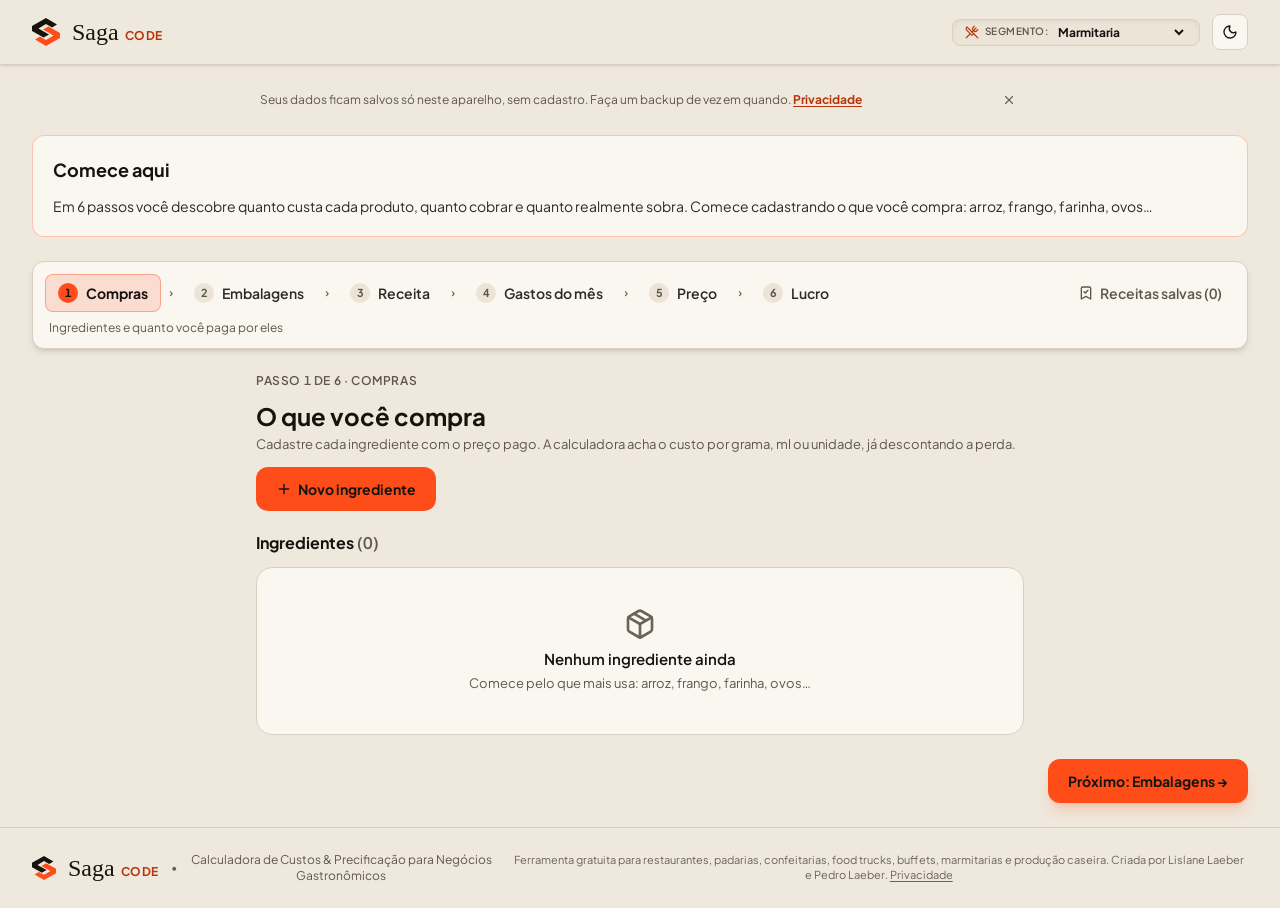
<file: app/index.html>
<!doctype html>
<html lang="pt-BR">
  <head>
    <meta charset="UTF-8" />
    <meta name="viewport" content="width=device-width, initial-scale=1.0" />
    <title>SAGA Code | Calculadora de Custos e Precificação</title>
    <meta name="description" content="Ferramenta profissional e gratuita da SAGA Code para negócios gastronômicos calcularem custos de produção, fichas técnicas, margem de lucro e formação de preços de venda." />
    <meta property="og:title" content="SAGA Code | Calculadora de Custos e Precificação" />
    <meta property="og:description" content="Ferramenta profissional e gratuita da SAGA Code para negócios gastronômicos calcularem custos de produção, fichas técnicas, margem de lucro e formação de preços de venda." />
    <meta property="og:type" content="website" />
    <link rel="icon" type="image/svg+xml" href="data:image/svg+xml,%3Csvg viewBox='0 0 204 204' fill='none' xmlns='http://www.w3.org/2000/svg'%3E%3Cpath d='M102 0 L182 47 L146 69 L102 43 L47 76 L124 120 L84 142 L0 95 L0 58 Z' fill='%23efe9dd'/%3E%3Cpath d='M120 62 L204 109 L204 146 L102 204 L22 157 L58 135 L102 160 L157 127 L80 84 Z' fill='%23ff4d1a'/%3E%3C/svg%3E" />
    <link rel="preconnect" href="https://fonts.googleapis.com">
    <link rel="preconnect" href="https://fonts.gstatic.com" crossorigin>
    <link href="https://fonts.googleapis.com/css2?family=Plus+Jakarta+Sans:wght@400;500;600;700;800&family=JetBrains+Mono:wght@400;500;600;700&display=swap" rel="stylesheet">
    <link href="https://fonts.googleapis.com/css2?family=Material+Symbols+Outlined:wght,FILL@100..700,0..1&display=swap" rel="stylesheet" />
    <script>
      try { var t = localStorage.getItem('saga-tema'); if (t === 'escuro' || (!t && matchMedia('(prefers-color-scheme: dark)').matches)) document.documentElement.setAttribute('data-tema', 'grafite'); } catch (e) {}
    </script>
    <script type="module" crossorigin src="./assets/index-DSBAa_NX.js"></script>
    <link rel="stylesheet" crossorigin href="./assets/index-Cl3dz7Lz.css">
  </head>
  <body class="bg-fundo text-texto antialiased font-sans selection:bg-marca/20 selection:text-texto min-h-screen flex flex-col">
    <div id="root" class="min-h-screen flex flex-col"></div>
  </body>
</html>
</file>
<file: app/assets/index-Cl3dz7Lz.css>
/*! tailwindcss v4.3.5 | MIT License | https://tailwindcss.com */
@layer properties{@supports (((-webkit-hyphens:none)) and (not (margin-trim:block))) or ((-moz-orient:inline) and (not (color:rgb(from red r g b)))){*,:before,:after,::backdrop{--tw-translate-x:0;--tw-translate-y:0;--tw-translate-z:0;--tw-rotate-x:initial;--tw-rotate-y:initial;--tw-rotate-z:initial;--tw-skew-x:initial;--tw-skew-y:initial;--tw-space-y-reverse:0;--tw-divide-y-reverse:0;--tw-border-style:solid;--tw-gradient-position:initial;--tw-gradient-from:#0000;--tw-gradient-via:#0000;--tw-gradient-to:#0000;--tw-gradient-stops:initial;--tw-gradient-via-stops:initial;--tw-gradient-from-position:0%;--tw-gradient-via-position:50%;--tw-gradient-to-position:100%;--tw-leading:initial;--tw-font-weight:initial;--tw-tracking:initial;--tw-shadow:0 0 #0000;--tw-shadow-color:initial;--tw-shadow-alpha:100%;--tw-inset-shadow:0 0 #0000;--tw-inset-shadow-color:initial;--tw-inset-shadow-alpha:100%;--tw-ring-color:initial;--tw-ring-shadow:0 0 #0000;--tw-inset-ring-color:initial;--tw-inset-ring-shadow:0 0 #0000;--tw-ring-inset:initial;--tw-ring-offset-width:0px;--tw-ring-offset-color:#fff;--tw-ring-offset-shadow:0 0 #0000;--tw-backdrop-blur:initial;--tw-backdrop-brightness:initial;--tw-backdrop-contrast:initial;--tw-backdrop-grayscale:initial;--tw-backdrop-hue-rotate:initial;--tw-backdrop-invert:initial;--tw-backdrop-opacity:initial;--tw-backdrop-saturate:initial;--tw-backdrop-sepia:initial;--tw-duration:initial;--tw-ease:initial}}}@layer theme{:root,:host{--font-sans:"Plus Jakarta Sans", system-ui, -apple-system, sans-serif;--font-mono:"Plus Jakarta Sans", system-ui, -apple-system, sans-serif;--color-orange-100:oklch(95.4% .038 75.164);--color-orange-200:oklch(90.1% .076 70.697);--color-orange-500:oklch(70.5% .213 47.604);--color-orange-600:oklch(64.6% .222 41.116);--color-orange-700:oklch(55.3% .195 38.402);--color-orange-800:oklch(47% .157 37.304);--color-orange-950:oklch(26.6% .079 36.259);--color-neutral-50:oklch(98.5% 0 none);--color-neutral-100:oklch(97% 0 none);--color-neutral-200:oklch(92.2% 0 none);--color-neutral-300:oklch(87% 0 none);--color-neutral-500:oklch(55.6% 0 none);--color-neutral-600:oklch(43.9% 0 none);--color-neutral-700:oklch(37.1% 0 none);--color-neutral-800:oklch(26.9% 0 none);--color-neutral-900:oklch(20.5% 0 none);--color-neutral-950:oklch(14.5% 0 none);--color-black:#000;--color-white:#fff;--spacing:.25rem;--container-sm:24rem;--container-md:28rem;--container-lg:32rem;--container-3xl:48rem;--container-4xl:56rem;--text-xs:.75rem;--text-xs--line-height:calc(1 / .75);--text-sm:.875rem;--text-sm--line-height:calc(1.25 / .875);--text-base:1rem;--text-base--line-height:calc(1.5 / 1);--text-lg:1.125rem;--text-lg--line-height:calc(1.75 / 1.125);--text-xl:1.25rem;--text-xl--line-height:calc(1.75 / 1.25);--text-2xl:1.5rem;--text-2xl--line-height:calc(2 / 1.5);--text-3xl:1.875rem;--text-3xl--line-height:calc(2.25 / 1.875);--text-4xl:2.25rem;--text-4xl--line-height:calc(2.5 / 2.25);--font-weight-normal:400;--font-weight-medium:500;--font-weight-semibold:600;--font-weight-bold:700;--font-weight-extrabold:800;--font-weight-black:900;--tracking-tight:-.025em;--tracking-normal:0em;--tracking-wider:.05em;--leading-tight:1.25;--leading-snug:1.375;--leading-relaxed:1.625;--radius-lg:.5rem;--radius-xl:.75rem;--radius-2xl:1rem;--radius-3xl:1.5rem;--ease-out:cubic-bezier(0, 0, .2, 1);--animate-spin:spin 1s linear infinite;--animate-pulse:pulse 2s cubic-bezier(.4, 0, .6, 1) infinite;--blur-sm:8px;--blur-md:12px;--default-transition-duration:.15s;--default-transition-timing-function:cubic-bezier(.4, 0, .2, 1);--default-font-family:var(--font-sans);--default-mono-font-family:var(--font-mono);--color-fundo:#efe9dd;--color-superficie:#faf7f1;--color-superficie-2:#ebe4d7;--color-borda:#d9d0c1;--color-texto:#16130f;--color-texto-2:#2e2923;--color-texto-suave:#5f574c;--color-texto-fraco:#6b6357;--color-marca:#ff4d1a;--color-marca-hover:#e8400f;--color-marca-texto:#b8330a;--color-sobre-marca:#16130f;--color-sucesso:#1f7a4d;--color-perigo:#b42318;--color-alerta:#8a4f00;--color-info:#1d5fa8}}@layer base{*,:after,:before,::backdrop{box-sizing:border-box;border:0 solid;margin:0;padding:0}::file-selector-button{box-sizing:border-box;border:0 solid;margin:0;padding:0}html,:host{-webkit-text-size-adjust:100%;tab-size:4;line-height:1.5;font-family:var(--default-font-family,-apple-system, BlinkMacSystemFont, "Segoe UI", Roboto, "Helvetica Neue", "Noto Sans", Arial, sans-serif, "Apple Color Emoji", "Segoe UI Emoji", "Segoe UI Symbol", "Noto Color Emoji");font-feature-settings:var(--default-font-feature-settings,normal);font-variation-settings:var(--default-font-variation-settings,normal);-webkit-tap-highlight-color:transparent}hr{height:0;color:inherit;border-top-width:1px}abbr:where([title]){-webkit-text-decoration:underline dotted;text-decoration:underline dotted}h1,h2,h3,h4,h5,h6{font-size:inherit;font-weight:inherit}a{color:inherit;-webkit-text-decoration:inherit;-webkit-text-decoration:inherit;-webkit-text-decoration:inherit;-webkit-text-decoration:inherit;text-decoration:inherit}b,strong{font-weight:bolder}code,kbd,samp,pre{font-family:var(--default-mono-font-family,ui-monospace, SFMono-Regular, Menlo, Monaco, Consolas, "Liberation Mono", "Courier New", monospace);font-feature-settings:var(--default-mono-font-feature-settings,normal);font-variation-settings:var(--default-mono-font-variation-settings,normal);font-size:1em}small{font-size:80%}sub,sup{vertical-align:baseline;font-size:75%;line-height:0;position:relative}sub{bottom:-.25em}sup{top:-.5em}table{text-indent:0;border-color:inherit;border-collapse:collapse}:-moz-focusring:where(:not(iframe)){outline:auto}progress{vertical-align:baseline}summary{display:list-item}ol,ul,menu{list-style:none}img,svg,video,canvas,audio,iframe,embed,object{vertical-align:middle;display:block}img,video{max-width:100%;height:auto}button,input,select,optgroup,textarea{font:inherit;font-feature-settings:inherit;font-variation-settings:inherit;letter-spacing:inherit;color:inherit;opacity:1;background-color:#0000;border-radius:0}::file-selector-button{font:inherit;font-feature-settings:inherit;font-variation-settings:inherit;letter-spacing:inherit;color:inherit;opacity:1;background-color:#0000;border-radius:0}:where(select:is([multiple],[size])) optgroup{font-weight:bolder}:where(select:is([multiple],[size])) optgroup option{padding-inline-start:20px}::file-selector-button{margin-inline-end:4px}::placeholder{opacity:1}@supports (not ((-webkit-appearance:-apple-pay-button))) or (contain-intrinsic-size:1px){::placeholder{color:currentColor}@supports (color:color-mix(in lab, red, red)){::placeholder{color:color-mix(in oklab, currentcolor 50%, transparent)}}}textarea{resize:vertical}::-webkit-search-decoration{-webkit-appearance:none}::-webkit-date-and-time-value{min-height:1lh;text-align:inherit}::-webkit-datetime-edit{display:inline-flex}::-webkit-datetime-edit-fields-wrapper{padding:0}::-webkit-datetime-edit{padding-block:0}::-webkit-datetime-edit-year-field{padding-block:0}::-webkit-datetime-edit-month-field{padding-block:0}::-webkit-datetime-edit-day-field{padding-block:0}::-webkit-datetime-edit-hour-field{padding-block:0}::-webkit-datetime-edit-minute-field{padding-block:0}::-webkit-datetime-edit-second-field{padding-block:0}::-webkit-datetime-edit-millisecond-field{padding-block:0}::-webkit-datetime-edit-meridiem-field{padding-block:0}::-webkit-calendar-picker-indicator{line-height:1}:-moz-ui-invalid{box-shadow:none}button,input:where([type=button],[type=reset],[type=submit]){appearance:button}::file-selector-button{appearance:button}::-webkit-inner-spin-button{height:auto}::-webkit-outer-spin-button{height:auto}[hidden]:where(:not([hidden=until-found])){display:none!important}*{border-color:var(--color-borda)}body{font-family:var(--font-sans);font-variant-numeric:tabular-nums;background-color:var(--color-fundo);color:var(--color-texto)}input[type=number]::-webkit-inner-spin-button{-webkit-appearance:none;margin:0}input[type=number]::-webkit-outer-spin-button{-webkit-appearance:none;margin:0}input[type=number]{-moz-appearance:textfield}input[type=range]{accent-color:var(--color-marca)}}@layer components;@layer utilities{.sr-only{clip-path:inset(50%);white-space:nowrap;border-width:0;width:1px;height:1px;margin:-1px;padding:0;position:absolute;overflow:hidden}.absolute{position:absolute}.fixed{position:fixed}.relative{position:relative}.sticky{position:sticky}.inset-0{inset:0}.-top-1{top:calc(var(--spacing) * -1)}.top-0{top:0}.top-1\/2{top:50%}.top-2{top:calc(var(--spacing) * 2)}.top-2\.5{top:calc(var(--spacing) * 2.5)}.top-3{top:calc(var(--spacing) * 3)}.-right-1\.5{right:calc(var(--spacing) * -1.5)}.right-0{right:0}.right-3{right:calc(var(--spacing) * 3)}.right-4{right:calc(var(--spacing) * 4)}.bottom-0{bottom:0}.bottom-20{bottom:calc(var(--spacing) * 20)}.left-0{left:0}.left-3{left:calc(var(--spacing) * 3)}.left-3\.5{left:calc(var(--spacing) * 3.5)}.left-4{left:calc(var(--spacing) * 4)}.z-10{z-index:10}.z-50{z-index:50}.z-\[55\]{z-index:55}.z-\[60\]{z-index:60}.m-0\!{margin:0!important}.mx-auto{margin-inline:auto}.mt-0\.5{margin-top:calc(var(--spacing) * .5)}.mt-1{margin-top:var(--spacing)}.mt-1\.5{margin-top:calc(var(--spacing) * 1.5)}.mt-2{margin-top:calc(var(--spacing) * 2)}.mt-3{margin-top:calc(var(--spacing) * 3)}.mt-4{margin-top:calc(var(--spacing) * 4)}.mt-5{margin-top:calc(var(--spacing) * 5)}.mt-8{margin-top:calc(var(--spacing) * 8)}.mb-1{margin-bottom:var(--spacing)}.mb-1\.5{margin-bottom:calc(var(--spacing) * 1.5)}.mb-2{margin-bottom:calc(var(--spacing) * 2)}.mb-3{margin-bottom:calc(var(--spacing) * 3)}.mb-4{margin-bottom:calc(var(--spacing) * 4)}.mb-6{margin-bottom:calc(var(--spacing) * 6)}.-ml-1{margin-left:calc(var(--spacing) * -1)}.ml-2{margin-left:calc(var(--spacing) * 2)}.line-clamp-2{-webkit-line-clamp:2;-webkit-box-orient:vertical;display:-webkit-box;overflow:hidden}.block{display:block}.flex{display:flex}.grid{display:grid}.hidden{display:none}.inline-flex{display:inline-flex}.\[field-sizing\:content\]{field-sizing:content}.h-0\.5{height:calc(var(--spacing) * .5)}.h-1\.5{height:calc(var(--spacing) * 1.5)}.h-2{height:calc(var(--spacing) * 2)}.h-3{height:calc(var(--spacing) * 3)}.h-3\.5{height:calc(var(--spacing) * 3.5)}.h-4{height:calc(var(--spacing) * 4)}.h-5{height:calc(var(--spacing) * 5)}.h-6{height:calc(var(--spacing) * 6)}.h-8{height:calc(var(--spacing) * 8)}.h-9{height:calc(var(--spacing) * 9)}.h-10{height:calc(var(--spacing) * 10)}.h-11{height:calc(var(--spacing) * 11)}.h-12{height:calc(var(--spacing) * 12)}.h-16{height:calc(var(--spacing) * 16)}.h-full{height:100%}.max-h-\[85vh\]{max-height:85vh}.max-h-\[90vh\]{max-height:90vh}.min-h-\[2\.4em\]{min-height:2.4em}.min-h-\[58px\]{min-height:58px}.min-h-screen{min-height:100vh}.w-2{width:calc(var(--spacing) * 2)}.w-3{width:calc(var(--spacing) * 3)}.w-3\.5{width:calc(var(--spacing) * 3.5)}.w-4{width:calc(var(--spacing) * 4)}.w-5{width:calc(var(--spacing) * 5)}.w-6{width:calc(var(--spacing) * 6)}.w-8{width:calc(var(--spacing) * 8)}.w-9{width:calc(var(--spacing) * 9)}.w-11{width:calc(var(--spacing) * 11)}.w-12{width:calc(var(--spacing) * 12)}.w-14{width:calc(var(--spacing) * 14)}.w-20{width:calc(var(--spacing) * 20)}.w-24{width:calc(var(--spacing) * 24)}.w-28{width:calc(var(--spacing) * 28)}.w-32{width:calc(var(--spacing) * 32)}.w-36{width:calc(var(--spacing) * 36)}.w-full{width:100%}.w-px{width:1px}.max-w-3xl{max-width:var(--container-3xl)}.max-w-4xl{max-width:var(--container-4xl)}.max-w-\[55\%\]{max-width:55%}.max-w-\[120px\]{max-width:120px}.max-w-\[1440px\]{max-width:1440px}.max-w-lg{max-width:var(--container-lg)}.max-w-md{max-width:var(--container-md)}.max-w-sm{max-width:var(--container-sm)}.min-w-0{min-width:0}.min-w-\[2ch\]{min-width:2ch}.min-w-\[140px\]{min-width:140px}.min-w-\[200px\]{min-width:200px}.flex-1{flex:1}.shrink-0{flex-shrink:0}.border-collapse{border-collapse:collapse}.-translate-y-1\/2{--tw-translate-y:calc(calc(1 / 2 * 100%) * -1);translate:var(--tw-translate-x) var(--tw-translate-y)}.transform{transform:var(--tw-rotate-x, ) var(--tw-rotate-y, ) var(--tw-rotate-z, ) var(--tw-skew-x, ) var(--tw-skew-y, )}.animate-pulse{animation:var(--animate-pulse)}.animate-spin{animation:var(--animate-spin)}.cursor-pointer{cursor:pointer}.resize{resize:both}.resize-none{resize:none}.list-disc{list-style-type:disc}.list-none{list-style-type:none}.grid-cols-1{grid-template-columns:repeat(1,minmax(0,1fr))}.grid-cols-2{grid-template-columns:repeat(2,minmax(0,1fr))}.grid-cols-3{grid-template-columns:repeat(3,minmax(0,1fr))}.grid-cols-4{grid-template-columns:repeat(4,minmax(0,1fr))}.grid-cols-6{grid-template-columns:repeat(6,minmax(0,1fr))}.flex-col{flex-direction:column}.flex-wrap{flex-wrap:wrap}.items-baseline{align-items:baseline}.items-center{align-items:center}.items-end{align-items:flex-end}.items-start{align-items:flex-start}.justify-between{justify-content:space-between}.justify-center{justify-content:center}.justify-end{justify-content:flex-end}.gap-0\.5{gap:calc(var(--spacing) * .5)}.gap-1{gap:var(--spacing)}.gap-1\.5{gap:calc(var(--spacing) * 1.5)}.gap-2{gap:calc(var(--spacing) * 2)}.gap-2\.5{gap:calc(var(--spacing) * 2.5)}.gap-3{gap:calc(var(--spacing) * 3)}.gap-4{gap:calc(var(--spacing) * 4)}.gap-5{gap:calc(var(--spacing) * 5)}.gap-6{gap:calc(var(--spacing) * 6)}:where(.space-y-1>:not(:last-child)){--tw-space-y-reverse:0;margin-block-start:calc(var(--spacing) * var(--tw-space-y-reverse));margin-block-end:calc(var(--spacing) * calc(1 - var(--tw-space-y-reverse)))}:where(.space-y-2>:not(:last-child)){--tw-space-y-reverse:0;margin-block-start:calc(calc(var(--spacing) * 2) * var(--tw-space-y-reverse));margin-block-end:calc(calc(var(--spacing) * 2) * calc(1 - var(--tw-space-y-reverse)))}:where(.space-y-3>:not(:last-child)){--tw-space-y-reverse:0;margin-block-start:calc(calc(var(--spacing) * 3) * var(--tw-space-y-reverse));margin-block-end:calc(calc(var(--spacing) * 3) * calc(1 - var(--tw-space-y-reverse)))}:where(.space-y-4>:not(:last-child)){--tw-space-y-reverse:0;margin-block-start:calc(calc(var(--spacing) * 4) * var(--tw-space-y-reverse));margin-block-end:calc(calc(var(--spacing) * 4) * calc(1 - var(--tw-space-y-reverse)))}:where(.space-y-5>:not(:last-child)){--tw-space-y-reverse:0;margin-block-start:calc(calc(var(--spacing) * 5) * var(--tw-space-y-reverse));margin-block-end:calc(calc(var(--spacing) * 5) * calc(1 - var(--tw-space-y-reverse)))}:where(.space-y-6>:not(:last-child)){--tw-space-y-reverse:0;margin-block-start:calc(calc(var(--spacing) * 6) * var(--tw-space-y-reverse));margin-block-end:calc(calc(var(--spacing) * 6) * calc(1 - var(--tw-space-y-reverse)))}:where(.divide-y>:not(:last-child)){--tw-divide-y-reverse:0;border-bottom-style:var(--tw-border-style);border-top-style:var(--tw-border-style);border-top-width:calc(1px * var(--tw-divide-y-reverse));border-bottom-width:calc(1px * calc(1 - var(--tw-divide-y-reverse)))}:where(.divide-borda>:not(:last-child)){border-color:var(--color-borda)}:where(.divide-borda\/50>:not(:last-child)){border-color:#d9d0c180}@supports (color:color-mix(in lab, red, red)){:where(.divide-borda\/50>:not(:last-child)){border-color:color-mix(in oklab, var(--color-borda) 50%, transparent)}}:where(.divide-neutral-200>:not(:last-child)){border-color:var(--color-neutral-200)}.self-start{align-self:flex-start}.truncate{text-overflow:ellipsis;white-space:nowrap;overflow:hidden}.overflow-hidden{overflow:hidden}.overflow-x-auto{overflow-x:auto}.overflow-y-auto{overflow-y:auto}.rounded{border-radius:.25rem}.rounded-2xl{border-radius:var(--radius-2xl)}.rounded-full{border-radius:2147483647px}.rounded-lg{border-radius:var(--radius-lg)}.rounded-xl{border-radius:var(--radius-xl)}.rounded-t-3xl{border-top-left-radius:var(--radius-3xl);border-top-right-radius:var(--radius-3xl)}.border{border-style:var(--tw-border-style);border-width:1px}.border-0{border-style:var(--tw-border-style);border-width:0}.border-t{border-top-style:var(--tw-border-style);border-top-width:1px}.border-t-2{border-top-style:var(--tw-border-style);border-top-width:2px}.border-b{border-bottom-style:var(--tw-border-style);border-bottom-width:1px}.border-b-2{border-bottom-style:var(--tw-border-style);border-bottom-width:2px}.border-dashed{--tw-border-style:dashed;border-style:dashed}.border-alerta\/30{border-color:#8a4f004d}@supports (color:color-mix(in lab, red, red)){.border-alerta\/30{border-color:color-mix(in oklab, var(--color-alerta) 30%, transparent)}}.border-alerta\/40{border-color:#8a4f0066}@supports (color:color-mix(in lab, red, red)){.border-alerta\/40{border-color:color-mix(in oklab, var(--color-alerta) 40%, transparent)}}.border-borda{border-color:var(--color-borda)}.border-borda\/60{border-color:#d9d0c199}@supports (color:color-mix(in lab, red, red)){.border-borda\/60{border-color:color-mix(in oklab, var(--color-borda) 60%, transparent)}}.border-borda\/70{border-color:#d9d0c1b3}@supports (color:color-mix(in lab, red, red)){.border-borda\/70{border-color:color-mix(in oklab, var(--color-borda) 70%, transparent)}}.border-borda\/80{border-color:#d9d0c1cc}@supports (color:color-mix(in lab, red, red)){.border-borda\/80{border-color:color-mix(in oklab, var(--color-borda) 80%, transparent)}}.border-marca\/20{border-color:#ff4d1a33}@supports (color:color-mix(in lab, red, red)){.border-marca\/20{border-color:color-mix(in oklab, var(--color-marca) 20%, transparent)}}.border-marca\/25{border-color:#ff4d1a40}@supports (color:color-mix(in lab, red, red)){.border-marca\/25{border-color:color-mix(in oklab, var(--color-marca) 25%, transparent)}}.border-marca\/30{border-color:#ff4d1a4d}@supports (color:color-mix(in lab, red, red)){.border-marca\/30{border-color:color-mix(in oklab, var(--color-marca) 30%, transparent)}}.border-marca\/40{border-color:#ff4d1a66}@supports (color:color-mix(in lab, red, red)){.border-marca\/40{border-color:color-mix(in oklab, var(--color-marca) 40%, transparent)}}.border-neutral-200{border-color:var(--color-neutral-200)}.border-neutral-800{border-color:var(--color-neutral-800)}.border-neutral-900{border-color:var(--color-neutral-900)}.border-orange-200{border-color:var(--color-orange-200)}.border-perigo\/30{border-color:#b423184d}@supports (color:color-mix(in lab, red, red)){.border-perigo\/30{border-color:color-mix(in oklab, var(--color-perigo) 30%, transparent)}}.border-perigo\/40{border-color:#b4231866}@supports (color:color-mix(in lab, red, red)){.border-perigo\/40{border-color:color-mix(in oklab, var(--color-perigo) 40%, transparent)}}.border-perigo\/50{border-color:#b4231880}@supports (color:color-mix(in lab, red, red)){.border-perigo\/50{border-color:color-mix(in oklab, var(--color-perigo) 50%, transparent)}}.border-sucesso\/20{border-color:#1f7a4d33}@supports (color:color-mix(in lab, red, red)){.border-sucesso\/20{border-color:color-mix(in oklab, var(--color-sucesso) 20%, transparent)}}.border-sucesso\/30{border-color:#1f7a4d4d}@supports (color:color-mix(in lab, red, red)){.border-sucesso\/30{border-color:color-mix(in oklab, var(--color-sucesso) 30%, transparent)}}.border-sucesso\/40{border-color:#1f7a4d66}@supports (color:color-mix(in lab, red, red)){.border-sucesso\/40{border-color:color-mix(in oklab, var(--color-sucesso) 40%, transparent)}}.border-sucesso\/50{border-color:#1f7a4d80}@supports (color:color-mix(in lab, red, red)){.border-sucesso\/50{border-color:color-mix(in oklab, var(--color-sucesso) 50%, transparent)}}.border-transparent{border-color:#0000}.bg-alerta{background-color:var(--color-alerta)}.bg-alerta\/10{background-color:#8a4f001a}@supports (color:color-mix(in lab, red, red)){.bg-alerta\/10{background-color:color-mix(in oklab, var(--color-alerta) 10%, transparent)}}.bg-black\/50{background-color:#00000080}@supports (color:color-mix(in lab, red, red)){.bg-black\/50{background-color:color-mix(in oklab, var(--color-black) 50%, transparent)}}.bg-fundo{background-color:var(--color-fundo)}.bg-fundo\/50{background-color:#efe9dd80}@supports (color:color-mix(in lab, red, red)){.bg-fundo\/50{background-color:color-mix(in oklab, var(--color-fundo) 50%, transparent)}}.bg-fundo\/60{background-color:#efe9dd99}@supports (color:color-mix(in lab, red, red)){.bg-fundo\/60{background-color:color-mix(in oklab, var(--color-fundo) 60%, transparent)}}.bg-fundo\/95{background-color:#efe9ddf2}@supports (color:color-mix(in lab, red, red)){.bg-fundo\/95{background-color:color-mix(in oklab, var(--color-fundo) 95%, transparent)}}.bg-info{background-color:var(--color-info)}.bg-info\/10{background-color:#1d5fa81a}@supports (color:color-mix(in lab, red, red)){.bg-info\/10{background-color:color-mix(in oklab, var(--color-info) 10%, transparent)}}.bg-marca{background-color:var(--color-marca)}.bg-marca\/10{background-color:#ff4d1a1a}@supports (color:color-mix(in lab, red, red)){.bg-marca\/10{background-color:color-mix(in oklab, var(--color-marca) 10%, transparent)}}.bg-marca\/15{background-color:#ff4d1a26}@supports (color:color-mix(in lab, red, red)){.bg-marca\/15{background-color:color-mix(in oklab, var(--color-marca) 15%, transparent)}}.bg-marca\/20{background-color:#ff4d1a33}@supports (color:color-mix(in lab, red, red)){.bg-marca\/20{background-color:color-mix(in oklab, var(--color-marca) 20%, transparent)}}.bg-neutral-50{background-color:var(--color-neutral-50)}.bg-neutral-100{background-color:var(--color-neutral-100)}.bg-neutral-800{background-color:var(--color-neutral-800)}.bg-neutral-950{background-color:var(--color-neutral-950)}.bg-orange-100{background-color:var(--color-orange-100)}.bg-orange-600{background-color:var(--color-orange-600)}.bg-perigo\/10{background-color:#b423181a}@supports (color:color-mix(in lab, red, red)){.bg-perigo\/10{background-color:color-mix(in oklab, var(--color-perigo) 10%, transparent)}}.bg-perigo\/15{background-color:#b4231826}@supports (color:color-mix(in lab, red, red)){.bg-perigo\/15{background-color:color-mix(in oklab, var(--color-perigo) 15%, transparent)}}.bg-sucesso{background-color:var(--color-sucesso)}.bg-sucesso\/10{background-color:#1f7a4d1a}@supports (color:color-mix(in lab, red, red)){.bg-sucesso\/10{background-color:color-mix(in oklab, var(--color-sucesso) 10%, transparent)}}.bg-sucesso\/15{background-color:#1f7a4d26}@supports (color:color-mix(in lab, red, red)){.bg-sucesso\/15{background-color:color-mix(in oklab, var(--color-sucesso) 15%, transparent)}}.bg-superficie{background-color:var(--color-superficie)}.bg-superficie-2{background-color:var(--color-superficie-2)}.bg-superficie-2\/40{background-color:#ebe4d766}@supports (color:color-mix(in lab, red, red)){.bg-superficie-2\/40{background-color:color-mix(in oklab, var(--color-superficie-2) 40%, transparent)}}.bg-superficie-2\/50{background-color:#ebe4d780}@supports (color:color-mix(in lab, red, red)){.bg-superficie-2\/50{background-color:color-mix(in oklab, var(--color-superficie-2) 50%, transparent)}}.bg-superficie\/90{background-color:#faf7f1e6}@supports (color:color-mix(in lab, red, red)){.bg-superficie\/90{background-color:color-mix(in oklab, var(--color-superficie) 90%, transparent)}}.bg-superficie\/95{background-color:#faf7f1f2}@supports (color:color-mix(in lab, red, red)){.bg-superficie\/95{background-color:color-mix(in oklab, var(--color-superficie) 95%, transparent)}}.bg-texto{background-color:var(--color-texto)}.bg-texto-suave{background-color:var(--color-texto-suave)}.bg-transparent{background-color:#0000}.bg-white{background-color:var(--color-white)}.bg-gradient-to-br{--tw-gradient-position:to bottom right in oklab;background-image:linear-gradient(var(--tw-gradient-stops))}.from-fundo{--tw-gradient-from:var(--color-fundo);--tw-gradient-stops:var(--tw-gradient-via-stops,var(--tw-gradient-position), var(--tw-gradient-from) var(--tw-gradient-from-position), var(--tw-gradient-to) var(--tw-gradient-to-position))}.to-marca\/10{--tw-gradient-to:#ff4d1a1a}@supports (color:color-mix(in lab, red, red)){.to-marca\/10{--tw-gradient-to:color-mix(in oklab, var(--color-marca) 10%, transparent)}}.to-marca\/10{--tw-gradient-stops:var(--tw-gradient-via-stops,var(--tw-gradient-position), var(--tw-gradient-from) var(--tw-gradient-from-position), var(--tw-gradient-to) var(--tw-gradient-to-position))}.stroke-\[3\]{stroke-width:3px}.stroke-\[4\]{stroke-width:4px}.object-cover{object-fit:cover}.p-0{padding:0}.p-1{padding:var(--spacing)}.p-1\.5{padding:calc(var(--spacing) * 1.5)}.p-2{padding:calc(var(--spacing) * 2)}.p-2\.5{padding:calc(var(--spacing) * 2.5)}.p-3{padding:calc(var(--spacing) * 3)}.p-3\.5{padding:calc(var(--spacing) * 3.5)}.p-4{padding:calc(var(--spacing) * 4)}.p-5{padding:calc(var(--spacing) * 5)}.p-6{padding:calc(var(--spacing) * 6)}.p-8{padding:calc(var(--spacing) * 8)}.px-0{padding-inline:0}.px-1{padding-inline:var(--spacing)}.px-2{padding-inline:calc(var(--spacing) * 2)}.px-2\.5{padding-inline:calc(var(--spacing) * 2.5)}.px-3{padding-inline:calc(var(--spacing) * 3)}.px-3\.5{padding-inline:calc(var(--spacing) * 3.5)}.px-4{padding-inline:calc(var(--spacing) * 4)}.px-5{padding-inline:calc(var(--spacing) * 5)}.px-6{padding-inline:calc(var(--spacing) * 6)}.py-0\.5{padding-block:calc(var(--spacing) * .5)}.py-1{padding-block:var(--spacing)}.py-1\.5{padding-block:calc(var(--spacing) * 1.5)}.py-2{padding-block:calc(var(--spacing) * 2)}.py-2\.5{padding-block:calc(var(--spacing) * 2.5)}.py-3{padding-block:calc(var(--spacing) * 3)}.py-3\.5{padding-block:calc(var(--spacing) * 3.5)}.py-4{padding-block:calc(var(--spacing) * 4)}.py-8{padding-block:calc(var(--spacing) * 8)}.py-10{padding-block:calc(var(--spacing) * 10)}.py-12{padding-block:calc(var(--spacing) * 12)}.pt-0\.5{padding-top:calc(var(--spacing) * .5)}.pt-1{padding-top:var(--spacing)}.pt-2{padding-top:calc(var(--spacing) * 2)}.pt-3{padding-top:calc(var(--spacing) * 3)}.pt-4{padding-top:calc(var(--spacing) * 4)}.pt-5{padding-top:calc(var(--spacing) * 5)}.pt-6{padding-top:calc(var(--spacing) * 6)}.pr-3{padding-right:calc(var(--spacing) * 3)}.pr-3\.5{padding-right:calc(var(--spacing) * 3.5)}.pr-4{padding-right:calc(var(--spacing) * 4)}.pb-3{padding-bottom:calc(var(--spacing) * 3)}.pb-4{padding-bottom:calc(var(--spacing) * 4)}.pb-5{padding-bottom:calc(var(--spacing) * 5)}.pb-24{padding-bottom:calc(var(--spacing) * 24)}.pb-\[env\(safe-area-inset-bottom\)\]{padding-bottom:env(safe-area-inset-bottom)}.pl-5{padding-left:calc(var(--spacing) * 5)}.pl-6{padding-left:calc(var(--spacing) * 6)}.pl-8{padding-left:calc(var(--spacing) * 8)}.pl-9{padding-left:calc(var(--spacing) * 9)}.pl-10{padding-left:calc(var(--spacing) * 10)}.text-center{text-align:center}.text-left{text-align:left}.text-right{text-align:right}.font-\[\'Georgia\'\,serif\]{font-family:Georgia,serif}.font-\[\'Plus_Jakarta_Sans\'\,sans-serif\]{font-family:Plus Jakarta Sans,sans-serif}.font-mono{font-family:var(--font-mono)}.font-sans{font-family:var(--font-sans)}.text-2xl{font-size:var(--text-2xl);line-height:var(--tw-leading,var(--text-2xl--line-height))}.text-3xl{font-size:var(--text-3xl);line-height:var(--tw-leading,var(--text-3xl--line-height))}.text-base{font-size:var(--text-base);line-height:var(--tw-leading,var(--text-base--line-height))}.text-lg{font-size:var(--text-lg);line-height:var(--tw-leading,var(--text-lg--line-height))}.text-sm{font-size:var(--text-sm);line-height:var(--tw-leading,var(--text-sm--line-height))}.text-xl{font-size:var(--text-xl);line-height:var(--tw-leading,var(--text-xl--line-height))}.text-xs{font-size:var(--text-xs);line-height:var(--tw-leading,var(--text-xs--line-height))}.text-\[9px\]{font-size:9px}.text-\[10px\]{font-size:10px}.text-\[11px\]{font-size:11px}.text-\[12px\]{font-size:12px}.text-\[13px\]{font-size:13px}.text-\[14px\]{font-size:14px}.text-\[15px\]{font-size:15px}.text-\[17px\]{font-size:17px}.text-\[22px\]{font-size:22px}.text-\[34px\]{font-size:34px}.leading-none{--tw-leading:1;line-height:1}.leading-relaxed{--tw-leading:var(--leading-relaxed);line-height:var(--leading-relaxed)}.leading-snug{--tw-leading:var(--leading-snug);line-height:var(--leading-snug)}.leading-tight{--tw-leading:var(--leading-tight);line-height:var(--leading-tight)}.font-black{--tw-font-weight:var(--font-weight-black);font-weight:var(--font-weight-black)}.font-bold{--tw-font-weight:var(--font-weight-bold);font-weight:var(--font-weight-bold)}.font-extrabold{--tw-font-weight:var(--font-weight-extrabold);font-weight:var(--font-weight-extrabold)}.font-medium{--tw-font-weight:var(--font-weight-medium);font-weight:var(--font-weight-medium)}.font-normal{--tw-font-weight:var(--font-weight-normal);font-weight:var(--font-weight-normal)}.font-semibold{--tw-font-weight:var(--font-weight-semibold);font-weight:var(--font-weight-semibold)}.tracking-normal{--tw-tracking:var(--tracking-normal);letter-spacing:var(--tracking-normal)}.tracking-tight{--tw-tracking:var(--tracking-tight);letter-spacing:var(--tracking-tight)}.tracking-wider{--tw-tracking:var(--tracking-wider);letter-spacing:var(--tracking-wider)}.whitespace-nowrap{white-space:nowrap}.text-alerta{color:var(--color-alerta)}.text-fundo{color:var(--color-fundo)}.text-info{color:var(--color-info)}.text-marca-texto{color:var(--color-marca-texto)}.text-neutral-300{color:var(--color-neutral-300)}.text-neutral-500{color:var(--color-neutral-500)}.text-neutral-600{color:var(--color-neutral-600)}.text-neutral-700{color:var(--color-neutral-700)}.text-neutral-800{color:var(--color-neutral-800)}.text-neutral-900{color:var(--color-neutral-900)}.text-orange-600{color:var(--color-orange-600)}.text-orange-700{color:var(--color-orange-700)}.text-orange-800{color:var(--color-orange-800)}.text-orange-950{color:var(--color-orange-950)}.text-perigo{color:var(--color-perigo)}.text-sobre-marca{color:var(--color-sobre-marca)}.text-sucesso{color:var(--color-sucesso)}.text-sucesso\/80{color:#1f7a4dcc}@supports (color:color-mix(in lab, red, red)){.text-sucesso\/80{color:color-mix(in oklab, var(--color-sucesso) 80%, transparent)}}.text-texto{color:var(--color-texto)}.text-texto-2{color:var(--color-texto-2)}.text-texto-fraco{color:var(--color-texto-fraco)}.text-texto-suave{color:var(--color-texto-suave)}.text-white{color:var(--color-white)}.normal-case{text-transform:none}.uppercase{text-transform:uppercase}.italic{font-style:italic}.underline{text-decoration-line:underline}.underline-offset-2{text-underline-offset:2px}.antialiased{-webkit-font-smoothing:antialiased;-moz-osx-font-smoothing:grayscale}.placeholder-texto-fraco::placeholder{color:var(--color-texto-fraco)}.accent-marca{accent-color:var(--color-marca)}.opacity-40{opacity:.4}.shadow{--tw-shadow:0 1px 3px 0 var(--tw-shadow-color,#0000001a), 0 1px 2px -1px var(--tw-shadow-color,#0000001a);box-shadow:var(--tw-inset-shadow), var(--tw-inset-ring-shadow), var(--tw-ring-offset-shadow), var(--tw-ring-shadow), var(--tw-shadow)}.shadow-2xl{--tw-shadow:0 25px 50px -12px var(--tw-shadow-color,#00000040);box-shadow:var(--tw-inset-shadow), var(--tw-inset-ring-shadow), var(--tw-ring-offset-shadow), var(--tw-ring-shadow), var(--tw-shadow)}.shadow-inner{--tw-shadow:inset 0 2px 4px 0 var(--tw-shadow-color,#0000000d);box-shadow:var(--tw-inset-shadow), var(--tw-inset-ring-shadow), var(--tw-ring-offset-shadow), var(--tw-ring-shadow), var(--tw-shadow)}.shadow-lg{--tw-shadow:0 10px 15px -3px var(--tw-shadow-color,#0000001a), 0 4px 6px -4px var(--tw-shadow-color,#0000001a);box-shadow:var(--tw-inset-shadow), var(--tw-inset-ring-shadow), var(--tw-ring-offset-shadow), var(--tw-ring-shadow), var(--tw-shadow)}.shadow-md{--tw-shadow:0 4px 6px -1px var(--tw-shadow-color,#0000001a), 0 2px 4px -2px var(--tw-shadow-color,#0000001a);box-shadow:var(--tw-inset-shadow), var(--tw-inset-ring-shadow), var(--tw-ring-offset-shadow), var(--tw-ring-shadow), var(--tw-shadow)}.shadow-sm{--tw-shadow:0 1px 3px 0 var(--tw-shadow-color,#0000001a), 0 1px 2px -1px var(--tw-shadow-color,#0000001a);box-shadow:var(--tw-inset-shadow), var(--tw-inset-ring-shadow), var(--tw-ring-offset-shadow), var(--tw-ring-shadow), var(--tw-shadow)}.shadow-xl{--tw-shadow:0 20px 25px -5px var(--tw-shadow-color,#0000001a), 0 8px 10px -6px var(--tw-shadow-color,#0000001a);box-shadow:var(--tw-inset-shadow), var(--tw-inset-ring-shadow), var(--tw-ring-offset-shadow), var(--tw-ring-shadow), var(--tw-shadow)}.ring-1{--tw-ring-shadow:var(--tw-ring-inset, ) 0 0 0 calc(1px + var(--tw-ring-offset-width)) var(--tw-ring-color,currentcolor);box-shadow:var(--tw-inset-shadow), var(--tw-inset-ring-shadow), var(--tw-ring-offset-shadow), var(--tw-ring-shadow), var(--tw-shadow)}.shadow-marca\/20{--tw-shadow-color:#ff4d1a33}@supports (color:color-mix(in lab, red, red)){.shadow-marca\/20{--tw-shadow-color:color-mix(in oklab, color-mix(in oklab, var(--color-marca) 20%, transparent) var(--tw-shadow-alpha), transparent)}}.shadow-orange-600\/30{--tw-shadow-color:#f051004d}@supports (color:color-mix(in lab, red, red)){.shadow-orange-600\/30{--tw-shadow-color:color-mix(in oklab, color-mix(in oklab, var(--color-orange-600) 30%, transparent) var(--tw-shadow-alpha), transparent)}}.ring-sucesso\/50{--tw-ring-color:#1f7a4d80}@supports (color:color-mix(in lab, red, red)){.ring-sucesso\/50{--tw-ring-color:color-mix(in oklab, var(--color-sucesso) 50%, transparent)}}.backdrop-blur-md{--tw-backdrop-blur:blur(var(--blur-md));-webkit-backdrop-filter:var(--tw-backdrop-blur, ) var(--tw-backdrop-brightness, ) var(--tw-backdrop-contrast, ) var(--tw-backdrop-grayscale, ) var(--tw-backdrop-hue-rotate, ) var(--tw-backdrop-invert, ) var(--tw-backdrop-opacity, ) var(--tw-backdrop-saturate, ) var(--tw-backdrop-sepia, );backdrop-filter:var(--tw-backdrop-blur, ) var(--tw-backdrop-brightness, ) var(--tw-backdrop-contrast, ) var(--tw-backdrop-grayscale, ) var(--tw-backdrop-hue-rotate, ) var(--tw-backdrop-invert, ) var(--tw-backdrop-opacity, ) var(--tw-backdrop-saturate, ) var(--tw-backdrop-sepia, )}.backdrop-blur-sm{--tw-backdrop-blur:blur(var(--blur-sm));-webkit-backdrop-filter:var(--tw-backdrop-blur, ) var(--tw-backdrop-brightness, ) var(--tw-backdrop-contrast, ) var(--tw-backdrop-grayscale, ) var(--tw-backdrop-hue-rotate, ) var(--tw-backdrop-invert, ) var(--tw-backdrop-opacity, ) var(--tw-backdrop-saturate, ) var(--tw-backdrop-sepia, );backdrop-filter:var(--tw-backdrop-blur, ) var(--tw-backdrop-brightness, ) var(--tw-backdrop-contrast, ) var(--tw-backdrop-grayscale, ) var(--tw-backdrop-hue-rotate, ) var(--tw-backdrop-invert, ) var(--tw-backdrop-opacity, ) var(--tw-backdrop-saturate, ) var(--tw-backdrop-sepia, )}.transition-\[width\]{transition-property:width;transition-timing-function:var(--tw-ease,var(--default-transition-timing-function));transition-duration:var(--tw-duration,var(--default-transition-duration))}.transition-all{transition-property:all;transition-timing-function:var(--tw-ease,var(--default-transition-timing-function));transition-duration:var(--tw-duration,var(--default-transition-duration))}.transition-colors{transition-property:color,background-color,border-color,outline-color,text-decoration-color,fill,stroke,--tw-gradient-from,--tw-gradient-via,--tw-gradient-to;transition-timing-function:var(--tw-ease,var(--default-transition-timing-function));transition-duration:var(--tw-duration,var(--default-transition-duration))}.transition-transform{transition-property:transform,translate,scale,rotate;transition-timing-function:var(--tw-ease,var(--default-transition-timing-function));transition-duration:var(--tw-duration,var(--default-transition-duration))}.duration-200{--tw-duration:.2s;transition-duration:.2s}.duration-300{--tw-duration:.3s;transition-duration:.3s}.ease-out{--tw-ease:var(--ease-out);transition-timing-function:var(--ease-out)}.select-none{-webkit-user-select:none;user-select:none}:is(:where(.group):is([open],:popover-open,:open) .group-open\:rotate-180){rotate:180deg}@media (hover:hover){:is(:where(.group):hover .group-hover\:text-marca-texto){color:var(--color-marca-texto)}}.selection\:bg-marca\/20 ::selection{background-color:#ff4d1a33}@supports (color:color-mix(in lab, red, red)){.selection\:bg-marca\/20 ::selection{background-color:color-mix(in oklab, var(--color-marca) 20%, transparent)}}.selection\:bg-marca\/20::selection{background-color:#ff4d1a33}@supports (color:color-mix(in lab, red, red)){.selection\:bg-marca\/20::selection{background-color:color-mix(in oklab, var(--color-marca) 20%, transparent)}}.selection\:text-texto ::selection{color:var(--color-texto)}.selection\:text-texto::selection{color:var(--color-texto)}.placeholder\:font-normal::placeholder{--tw-font-weight:var(--font-weight-normal);font-weight:var(--font-weight-normal)}.placeholder\:text-texto-fraco::placeholder{color:var(--color-texto-fraco)}@media (hover:hover){.hover\:border-borda:hover{border-color:var(--color-borda)}.hover\:border-marca\/40:hover{border-color:#ff4d1a66}@supports (color:color-mix(in lab, red, red)){.hover\:border-marca\/40:hover{border-color:color-mix(in oklab, var(--color-marca) 40%, transparent)}}.hover\:bg-fundo:hover{background-color:var(--color-fundo)}.hover\:bg-marca:hover{background-color:var(--color-marca)}.hover\:bg-marca-hover:hover{background-color:var(--color-marca-hover)}.hover\:bg-neutral-50:hover{background-color:var(--color-neutral-50)}.hover\:bg-neutral-700:hover{background-color:var(--color-neutral-700)}.hover\:bg-orange-500:hover{background-color:var(--color-orange-500)}.hover\:bg-perigo\/10:hover{background-color:#b423181a}@supports (color:color-mix(in lab, red, red)){.hover\:bg-perigo\/10:hover{background-color:color-mix(in oklab, var(--color-perigo) 10%, transparent)}}.hover\:bg-superficie:hover{background-color:var(--color-superficie)}.hover\:bg-superficie-2:hover{background-color:var(--color-superficie-2)}.hover\:bg-superficie-2\/60:hover{background-color:#ebe4d799}@supports (color:color-mix(in lab, red, red)){.hover\:bg-superficie-2\/60:hover{background-color:color-mix(in oklab, var(--color-superficie-2) 60%, transparent)}}.hover\:text-marca-texto:hover{color:var(--color-marca-texto)}.hover\:text-perigo:hover{color:var(--color-perigo)}.hover\:text-sobre-marca:hover{color:var(--color-sobre-marca)}.hover\:text-texto:hover{color:var(--color-texto)}.hover\:underline:hover{text-decoration-line:underline}.hover\:opacity-90:hover{opacity:.9}}.focus\:border-marca:focus{border-color:var(--color-marca)}.focus\:ring-2:focus{--tw-ring-shadow:var(--tw-ring-inset, ) 0 0 0 calc(2px + var(--tw-ring-offset-width)) var(--tw-ring-color,currentcolor);box-shadow:var(--tw-inset-shadow), var(--tw-inset-ring-shadow), var(--tw-ring-offset-shadow), var(--tw-ring-shadow), var(--tw-shadow)}.focus\:ring-marca\/20:focus{--tw-ring-color:#ff4d1a33}@supports (color:color-mix(in lab, red, red)){.focus\:ring-marca\/20:focus{--tw-ring-color:color-mix(in oklab, var(--color-marca) 20%, transparent)}}.focus\:outline-none:focus{--tw-outline-style:none;outline-style:none}.disabled\:cursor-not-allowed:disabled{cursor:not-allowed}.disabled\:bg-superficie-2:disabled{background-color:var(--color-superficie-2)}.disabled\:text-texto-fraco:disabled{color:var(--color-texto-fraco)}@media (width>=40rem){.sm\:flex{display:flex}.sm\:hidden{display:none}.sm\:inline{display:inline}.sm\:w-48{width:calc(var(--spacing) * 48)}.sm\:w-auto{width:auto}.sm\:grid-cols-2{grid-template-columns:repeat(2,minmax(0,1fr))}.sm\:grid-cols-4{grid-template-columns:repeat(4,minmax(0,1fr))}.sm\:flex-row{flex-direction:row}.sm\:items-center{align-items:center}.sm\:self-auto{align-self:auto}.sm\:rounded-2xl{border-radius:var(--radius-2xl)}.sm\:p-4{padding:calc(var(--spacing) * 4)}.sm\:p-5{padding:calc(var(--spacing) * 5)}.sm\:p-6{padding:calc(var(--spacing) * 6)}.sm\:p-10{padding:calc(var(--spacing) * 10)}.sm\:text-2xl{font-size:var(--text-2xl);line-height:var(--tw-leading,var(--text-2xl--line-height))}.sm\:text-3xl{font-size:var(--text-3xl);line-height:var(--tw-leading,var(--text-3xl--line-height))}.sm\:text-4xl{font-size:var(--text-4xl);line-height:var(--tw-leading,var(--text-4xl--line-height))}.sm\:text-lg{font-size:var(--text-lg);line-height:var(--tw-leading,var(--text-lg--line-height))}.sm\:text-sm{font-size:var(--text-sm);line-height:var(--tw-leading,var(--text-sm--line-height))}}@media (width>=48rem){.md\:block{display:block}.md\:hidden{display:none}.md\:inline{display:inline}.md\:grid-cols-2{grid-template-columns:repeat(2,minmax(0,1fr))}.md\:grid-cols-4{grid-template-columns:repeat(4,minmax(0,1fr))}.md\:flex-row{flex-direction:row}.md\:px-8{padding-inline:calc(var(--spacing) * 8)}}@media (width>=64rem){.lg\:right-6{right:calc(var(--spacing) * 6)}.lg\:bottom-6{bottom:calc(var(--spacing) * 6)}.lg\:left-auto{left:auto}.lg\:block{display:block}.lg\:hidden{display:none}.lg\:grid-cols-2{grid-template-columns:repeat(2,minmax(0,1fr))}.lg\:grid-cols-3{grid-template-columns:repeat(3,minmax(0,1fr))}.lg\:grid-cols-4{grid-template-columns:repeat(4,minmax(0,1fr))}:where(.lg\:space-y-6>:not(:last-child)){--tw-space-y-reverse:0;margin-block-start:calc(calc(var(--spacing) * 6) * var(--tw-space-y-reverse));margin-block-end:calc(calc(var(--spacing) * 6) * calc(1 - var(--tw-space-y-reverse)))}.lg\:p-8{padding:calc(var(--spacing) * 8)}.lg\:py-6{padding-block:calc(var(--spacing) * 6)}.lg\:pb-6{padding-bottom:calc(var(--spacing) * 6)}}@media (width>=80rem){.xl\:gap-8{gap:calc(var(--spacing) * 8)}}@media print{.print\:border-none{--tw-border-style:none;border-style:none}.print\:p-0{padding:0}.print\:shadow-none{--tw-shadow:0 0 #0000;box-shadow:var(--tw-inset-shadow), var(--tw-inset-ring-shadow), var(--tw-ring-offset-shadow), var(--tw-ring-shadow), var(--tw-shadow)}}}:root[data-tema=grafite]{--color-fundo:#16130f;--color-superficie:#221e19;--color-superficie-2:#2c2721;--color-borda:#3a342c;--color-texto:#efe9dd;--color-texto-2:#ddd5c8;--color-texto-suave:#a89f92;--color-texto-fraco:#958c7f;--color-marca:#ff4d1a;--color-marca-hover:#ff6a3d;--color-marca-texto:#ff6a3d;--color-sobre-marca:#16130f;--color-sucesso:#4edea3;--color-perigo:#f87171;--color-alerta:#f2b26b;--color-info:#7cb4f2}::-webkit-scrollbar{width:6px;height:6px}::-webkit-scrollbar-track{background:var(--color-fundo)}::-webkit-scrollbar-thumb{background:var(--color-borda);border-radius:4px}::-webkit-scrollbar-thumb:hover{background:var(--color-marca)}.material-symbols-outlined{letter-spacing:normal;text-transform:none;white-space:nowrap;word-wrap:normal;-webkit-font-smoothing:antialiased;direction:ltr;font-family:Material Symbols Outlined;font-size:20px;font-style:normal;font-weight:400;line-height:1;display:inline-block}@media print{body{color:#000!important;background:#fff!important}.no-print{display:none!important}.print-only{display:block!important}}@property --tw-translate-x{syntax:"*";inherits:false;initial-value:0}@property --tw-translate-y{syntax:"*";inherits:false;initial-value:0}@property --tw-translate-z{syntax:"*";inherits:false;initial-value:0}@property --tw-rotate-x{syntax:"*";inherits:false}@property --tw-rotate-y{syntax:"*";inherits:false}@property --tw-rotate-z{syntax:"*";inherits:false}@property --tw-skew-x{syntax:"*";inherits:false}@property --tw-skew-y{syntax:"*";inherits:false}@property --tw-space-y-reverse{syntax:"*";inherits:false;initial-value:0}@property --tw-divide-y-reverse{syntax:"*";inherits:false;initial-value:0}@property --tw-border-style{syntax:"*";inherits:false;initial-value:solid}@property --tw-gradient-position{syntax:"*";inherits:false}@property --tw-gradient-from{syntax:"<color>";inherits:false;initial-value:#0000}@property --tw-gradient-via{syntax:"<color>";inherits:false;initial-value:#0000}@property --tw-gradient-to{syntax:"<color>";inherits:false;initial-value:#0000}@property --tw-gradient-stops{syntax:"*";inherits:false}@property --tw-gradient-via-stops{syntax:"*";inherits:false}@property --tw-gradient-from-position{syntax:"<length-percentage>";inherits:false;initial-value:0%}@property --tw-gradient-via-position{syntax:"<length-percentage>";inherits:false;initial-value:50%}@property --tw-gradient-to-position{syntax:"<length-percentage>";inherits:false;initial-value:100%}@property --tw-leading{syntax:"*";inherits:false}@property --tw-font-weight{syntax:"*";inherits:false}@property --tw-tracking{syntax:"*";inherits:false}@property --tw-shadow{syntax:"*";inherits:false;initial-value:0 0 #0000}@property --tw-shadow-color{syntax:"*";inherits:false}@property --tw-shadow-alpha{syntax:"<percentage>";inherits:false;initial-value:100%}@property --tw-inset-shadow{syntax:"*";inherits:false;initial-value:0 0 #0000}@property --tw-inset-shadow-color{syntax:"*";inherits:false}@property --tw-inset-shadow-alpha{syntax:"<percentage>";inherits:false;initial-value:100%}@property --tw-ring-color{syntax:"*";inherits:false}@property --tw-ring-shadow{syntax:"*";inherits:false;initial-value:0 0 #0000}@property --tw-inset-ring-color{syntax:"*";inherits:false}@property --tw-inset-ring-shadow{syntax:"*";inherits:false;initial-value:0 0 #0000}@property --tw-ring-inset{syntax:"*";inherits:false}@property --tw-ring-offset-width{syntax:"<length>";inherits:false;initial-value:0}@property --tw-ring-offset-color{syntax:"*";inherits:false;initial-value:#fff}@property --tw-ring-offset-shadow{syntax:"*";inherits:false;initial-value:0 0 #0000}@property --tw-backdrop-blur{syntax:"*";inherits:false}@property --tw-backdrop-brightness{syntax:"*";inherits:false}@property --tw-backdrop-contrast{syntax:"*";inherits:false}@property --tw-backdrop-grayscale{syntax:"*";inherits:false}@property --tw-backdrop-hue-rotate{syntax:"*";inherits:false}@property --tw-backdrop-invert{syntax:"*";inherits:false}@property --tw-backdrop-opacity{syntax:"*";inherits:false}@property --tw-backdrop-saturate{syntax:"*";inherits:false}@property --tw-backdrop-sepia{syntax:"*";inherits:false}@property --tw-duration{syntax:"*";inherits:false}@property --tw-ease{syntax:"*";inherits:false}@keyframes spin{to{transform:rotate(360deg)}}@keyframes pulse{50%{opacity:.5}}
</file>
